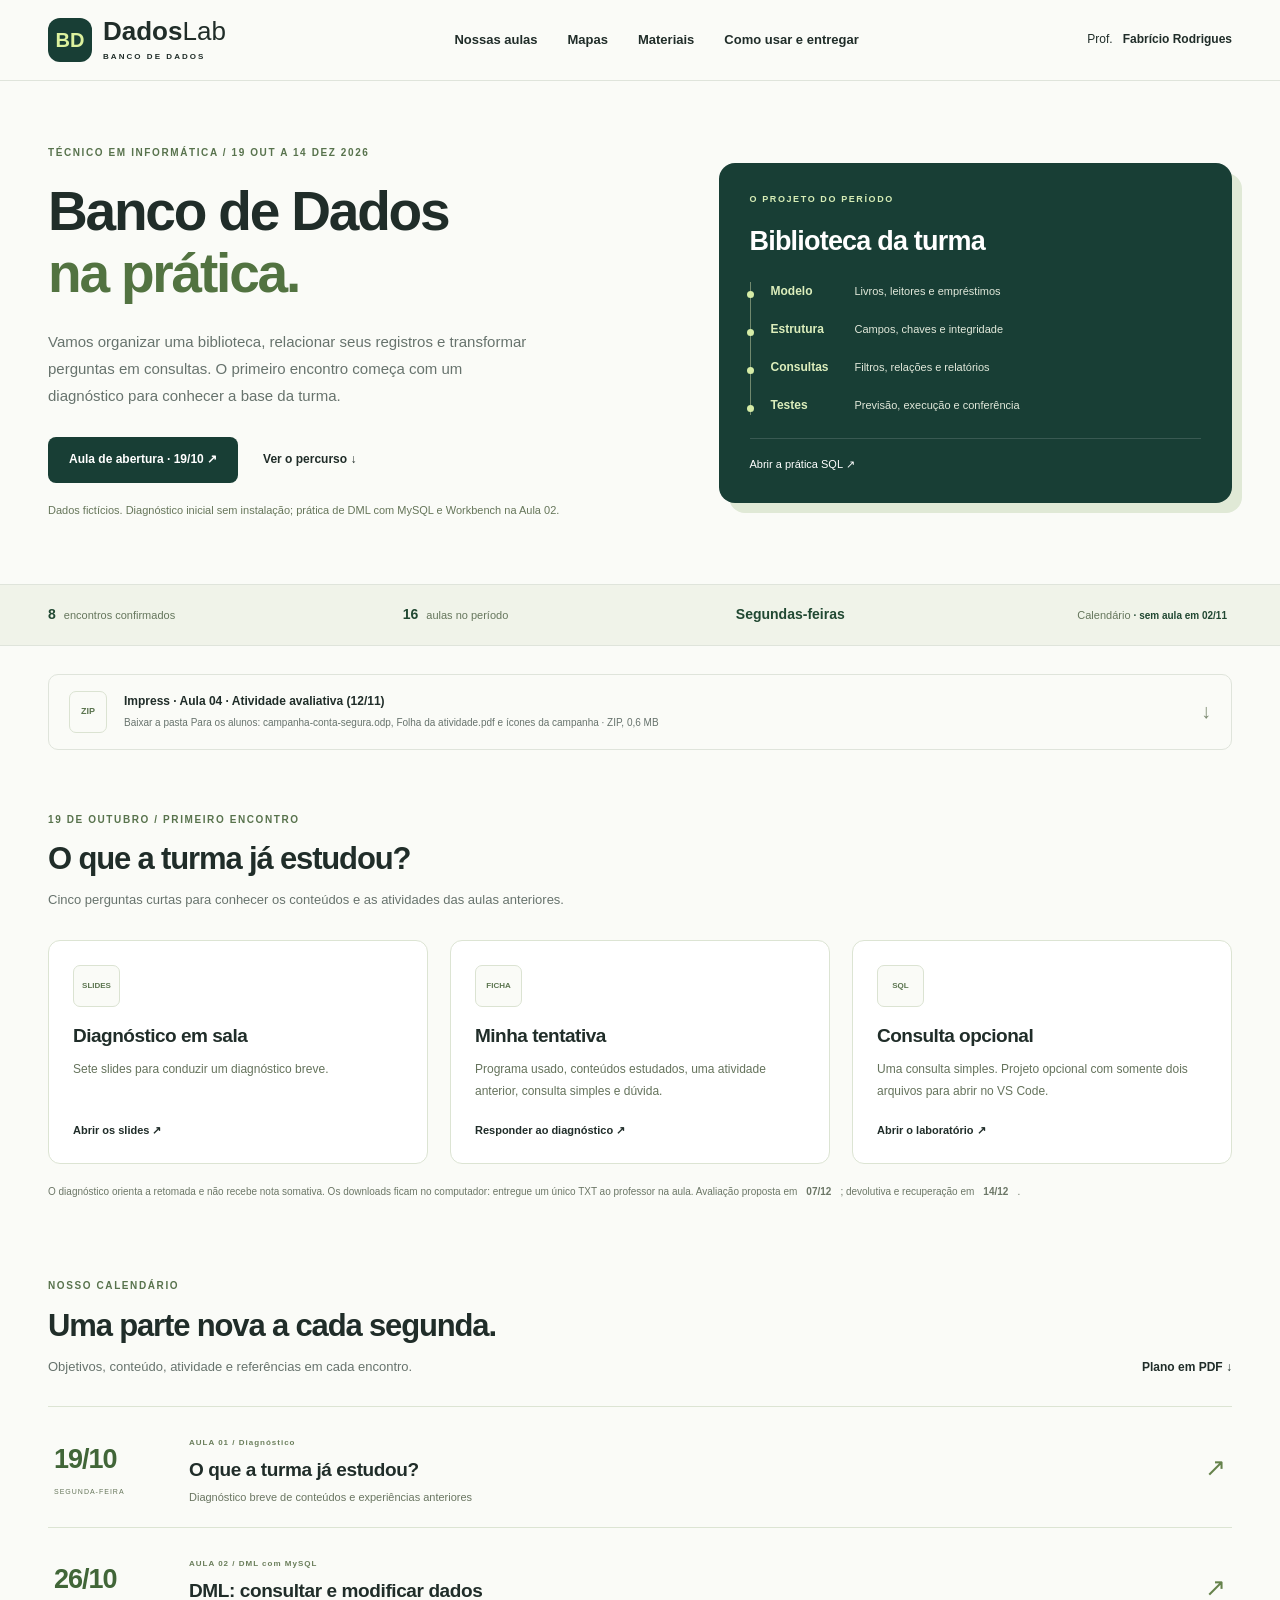
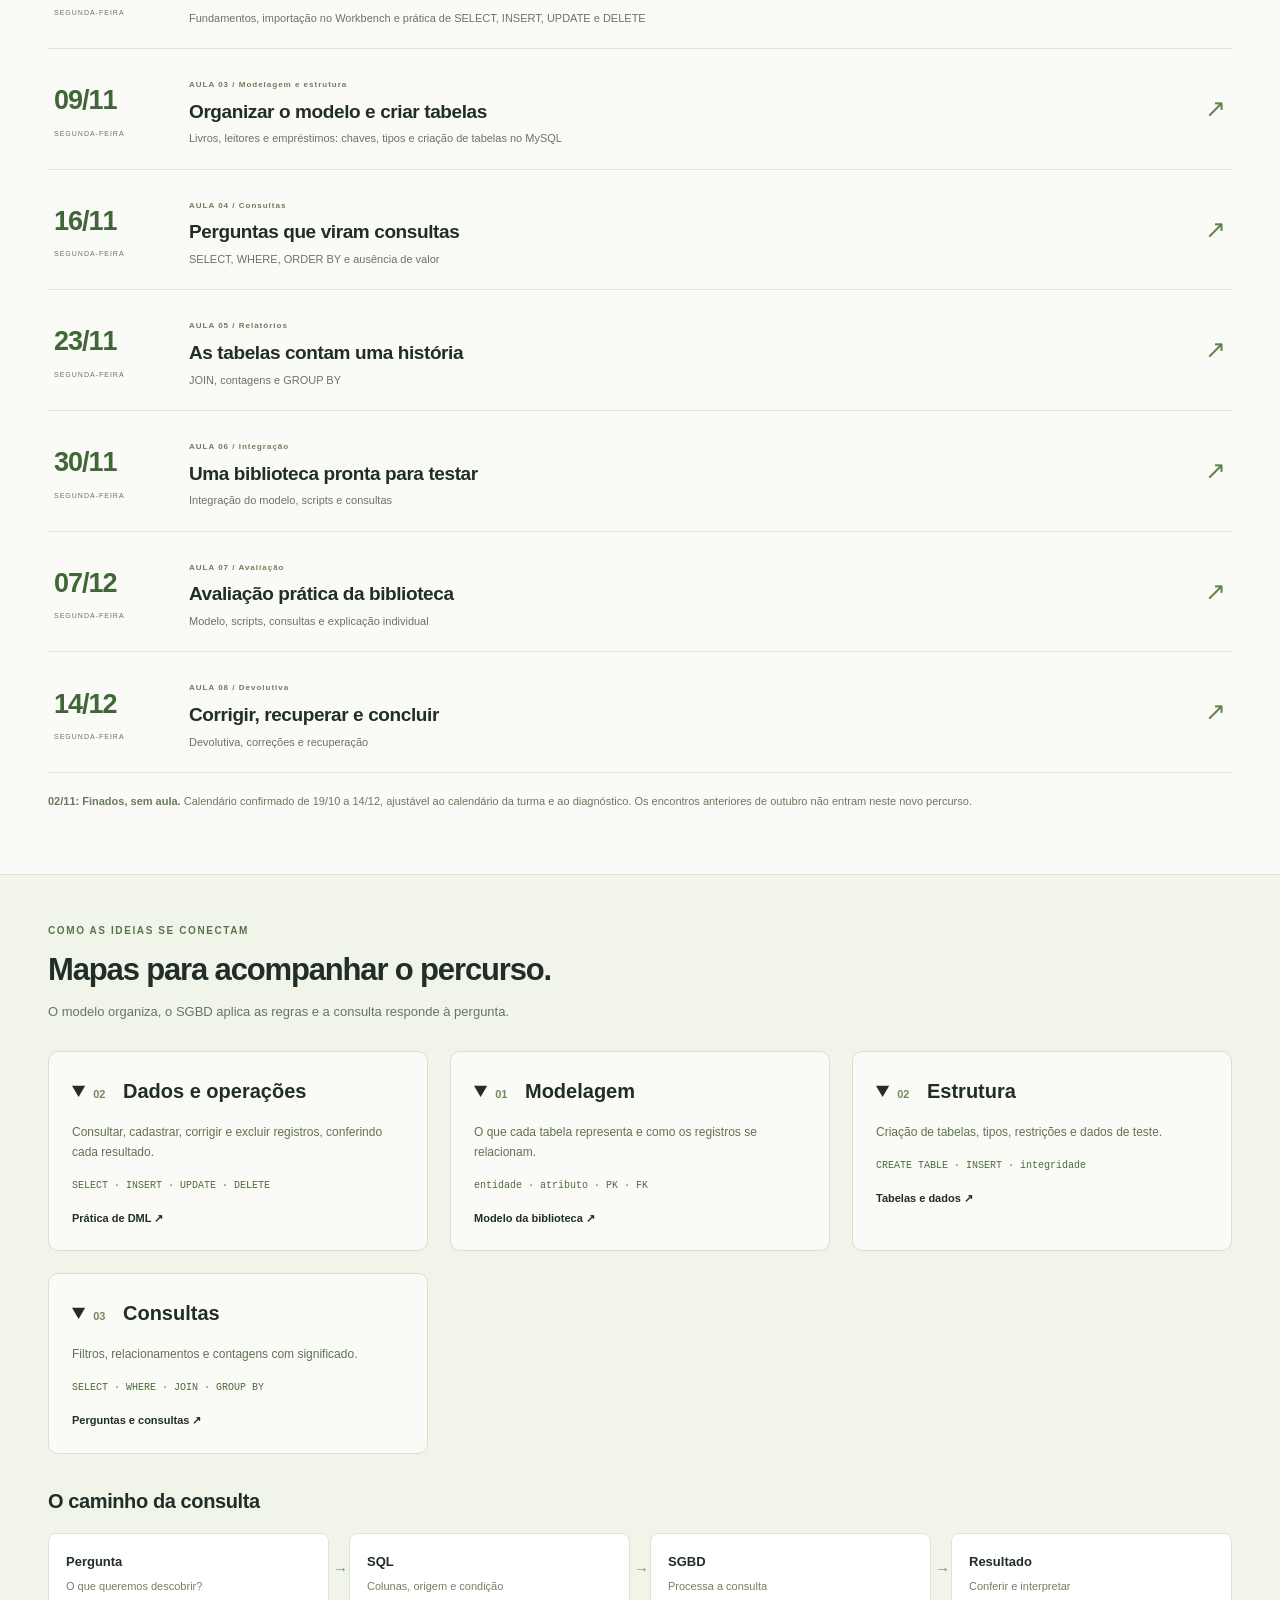
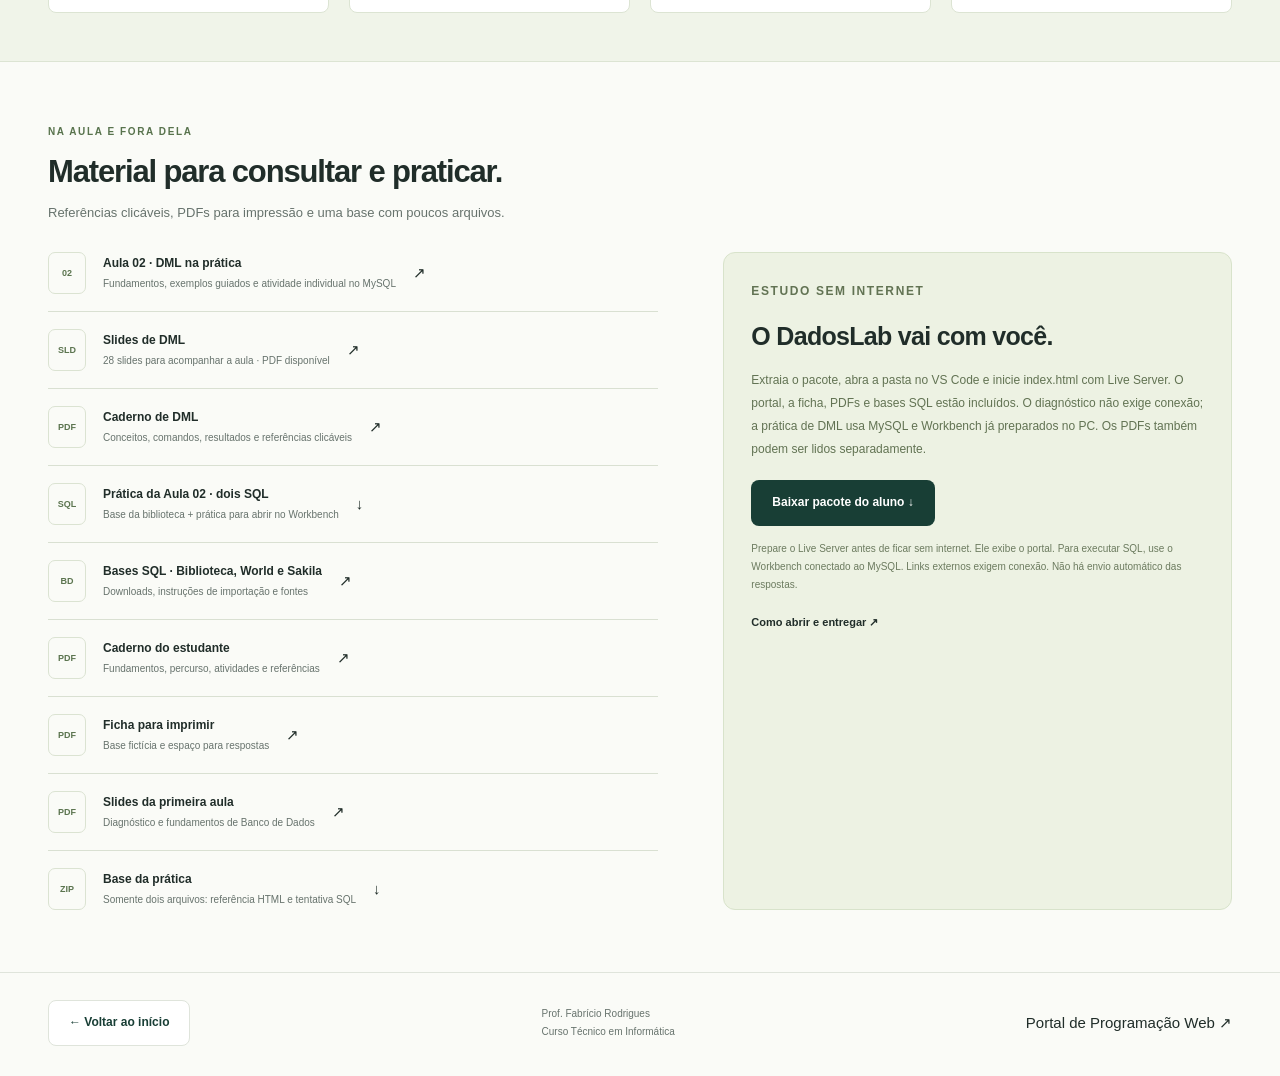
<file: index.html>
<!doctype html>
<html lang="pt-BR">
  <head>
    <meta charset="utf-8">
    <meta name="viewport" content="width=device-width, initial-scale=1">
    <meta name="theme-color" content="#183e35">
    <title>Banco de Dados · DadosLab · Prof. Fabrício Rodrigues</title>
    <meta name="description" content="Banco de Dados no curso técnico em Informática: diagnóstico, aulas às segundas, consultas e materiais para estudar.">
    <link rel="icon" href="favicon.svg">
    <link rel="stylesheet" href="styles.css">
    <script src="dados.js" defer></script>
    
    <script src="app.js" defer></script>
  </head>
  <body>
    <a class="skip" href="#conteudo">Pular para o conteúdo</a>
  <header class="site-header sub-header">
    <div class="wrap header-inner">
      <a class="brand" href="index.html" aria-label="DadosLab, início">
        <span class="brand-mark" aria-hidden="true">BD</span>
        <span>Dados<span class="brand-light">Lab</span><small>BANCO DE DADOS</small></span>
      </a>
      <nav aria-label="Menu principal">
        <a href="#encontros">Nossas aulas</a>
        <a href="#mapas">Mapas</a>
        <a href="#materiais">Materiais</a>
        <a href="guia.html">Como usar e entregar</a>
      </nav>
      <span class="teacher">Prof. <strong>Fabrício Rodrigues</strong></span>
    </div>
  </header>
    <main id="conteudo">
      <section class="wrap course-hero">
        <div>
          <p class="eyebrow">TÉCNICO EM INFORMÁTICA / 19 OUT A 14 DEZ 2026</p>
          <h1>Banco de Dados<br><em>na prática.</em></h1>
          <p class="hero-description">Vamos organizar uma biblioteca, relacionar seus registros e transformar perguntas em consultas. O primeiro encontro começa com um diagnóstico para conhecer a base da turma.</p>
          <div class="hero-actions">
            <a class="button primary" href="aulas.html?id=aula-01">Aula de abertura · 19/10 ↗</a>
            <a class="text-link" href="#encontros">Ver o percurso ↓</a>
          </div>
          <p class="course-caption">Dados fictícios. Diagnóstico inicial sem instalação; prática de DML com MySQL e Workbench na Aula 02.</p>
        </div>
        <aside class="hero-map">
          <p class="eyebrow">O PROJETO DO PERÍODO</p>
          <h2>Biblioteca da turma</h2>
          <ol>
            <li><strong>Modelo</strong><span>Livros, leitores e empréstimos</span></li>
            <li><strong>Estrutura</strong><span>Campos, chaves e integridade</span></li>
            <li><strong>Consultas</strong><span>Filtros, relações e relatórios</span></li>
            <li><strong>Testes</strong><span>Previsão, execução e conferência</span></li>
          </ol>
          <a href="laboratorio.html">Abrir a prática SQL ↗</a>
        </aside>
      </section>
      <div class="course-strip"><div class="wrap period-stats">
        <span><strong>8</strong> encontros confirmados</span>
        <span><strong>16</strong> aulas no período</span>
        <span><strong>Segundas-feiras</strong></span>
        <span>Calendário <strong>· sem aula em 02/11</strong></span>
      </div></div>
      <section class="wrap download-only" aria-label="Download da atividade de Impress">
        <a class="resource" href="Impress-Aula04-Atividade-Avaliativa.zip" download><span class="resource-icon">ZIP</span><span><strong>Impress · Aula 04 · Atividade avaliativa (12/11)</strong><small>Baixar a pasta Para os alunos: campanha-conta-segura.odp, Folha da atividade.pdf e ícones da campanha · ZIP, 0,6 MB</small></span><span class="resource-arrow">↓</span></a>
      </section>
      <section class="wrap section">
        <div class="section-heading"><div>
          <p class="eyebrow">19 DE OUTUBRO / PRIMEIRO ENCONTRO</p>
          <h2>O que a turma já estudou?</h2>
          <p>Cinco perguntas curtas para conhecer os conteúdos e as atividades das aulas anteriores.</p>
        </div></div>
        <div class="opening-grid">
          <a class="opening-card" href="slides.html"><span class="resource-icon">SLIDES</span><h3>Diagnóstico em sala</h3><p>Sete slides para conduzir um diagnóstico breve.</p><span class="text-link">Abrir os slides ↗</span></a>
          <a class="opening-card" href="diagnostico.html"><span class="resource-icon">FICHA</span><h3>Minha tentativa</h3><p>Programa usado, conteúdos estudados, uma atividade anterior, consulta simples e dúvida.</p><span class="text-link">Responder ao diagnóstico ↗</span></a>
          <a class="opening-card" href="laboratorio.html"><span class="resource-icon">SQL</span><h3>Consulta opcional</h3><p>Uma consulta simples. Projeto opcional com somente dois arquivos para abrir no VS Code.</p><span class="text-link">Abrir o laboratório ↗</span></a>
        </div>
        <p class="proposal-note">O diagnóstico orienta a retomada e não recebe nota somativa. Os downloads ficam no computador: entregue um único TXT ao professor na aula. Avaliação proposta em <strong>07/12</strong>; devolutiva e recuperação em <strong>14/12</strong>.</p>
      </section>
      <section id="encontros" class="wrap section calendar-section">
        <div class="section-heading"><div><p class="eyebrow">NOSSO CALENDÁRIO</p><h2>Uma parte nova a cada segunda.</h2><p>Objetivos, conteúdo, atividade e referências em cada encontro.</p></div><a class="text-link" href="Plano-do-Periodo-BD.pdf">Plano em PDF ↓</a></div>
        <div id="db-lessons" class="course-lessons"></div>
        <p class="calendar-note"><strong>02/11: Finados, sem aula.</strong> Calendário confirmado de 19/10 a 14/12, ajustável ao calendário da turma e ao diagnóstico. Os encontros anteriores de outubro não entram neste novo percurso.</p>
      </section>
      <section id="mapas" class="maps-section"><div class="wrap">
        <div class="section-heading"><div><p class="eyebrow">COMO AS IDEIAS SE CONECTAM</p><h2>Mapas para acompanhar o percurso.</h2><p>O modelo organiza, o SGBD aplica as regras e a consulta responde à pergunta.</p></div></div>
        <div class="knowledge-map"><details open><summary><span>02</span> Dados e operações</summary><p>Consultar, cadastrar, corrigir e excluir registros, conferindo cada resultado.</p><code>SELECT · INSERT · UPDATE · DELETE</code><a href="aulas.html?id=aula-02">Prática de DML ↗</a></details>
          <details open><summary><span>01</span> Modelagem</summary><p>O que cada tabela representa e como os registros se relacionam.</p><code>entidade · atributo · PK · FK</code><a href="aulas.html?id=aula-03">Modelo da biblioteca ↗</a></details>
          <details open><summary><span>02</span> Estrutura</summary><p>Criação de tabelas, tipos, restrições e dados de teste.</p><code>CREATE TABLE · INSERT · integridade</code><a href="aulas.html?id=aula-03">Tabelas e dados ↗</a></details>
          <details open><summary><span>03</span> Consultas</summary><p>Filtros, relacionamentos e contagens com significado.</p><code>SELECT · WHERE · JOIN · GROUP BY</code><a href="aulas.html?id=aula-04">Perguntas e consultas ↗</a></details>
        </div>
        <h3 class="flow-heading">O caminho da consulta</h3>
        <ol class="data-flow"><li><strong>Pergunta</strong><span>O que queremos descobrir?</span></li><li><strong>SQL</strong><span>Colunas, origem e condição</span></li><li><strong>SGBD</strong><span>Processa a consulta</span></li><li><strong>Resultado</strong><span>Conferir e interpretar</span></li></ol>
      </div></section>
      <section id="materiais" class="wrap section">
        <div class="section-heading"><div><p class="eyebrow">NA AULA E FORA DELA</p><h2>Material para consultar e praticar.</h2><p>Referências clicáveis, PDFs para impressão e uma base com poucos arquivos.</p></div></div>
        <div class="materials-two"><div class="resource-list">
          <a class="resource" href="aulas.html?id=aula-02"><span class="resource-icon">02</span><span><strong>Aula 02 · DML na prática</strong><small>Fundamentos, exemplos guiados e atividade individual no MySQL</small></span><span>↗</span></a>
          <a class="resource" href="slides-dml.html"><span class="resource-icon">SLD</span><span><strong>Slides de DML</strong><small>28 slides para acompanhar a aula · PDF disponível</small></span><span>↗</span></a>
          <a class="resource" href="Caderno-Aula-02-DML.pdf"><span class="resource-icon">PDF</span><span><strong>Caderno de DML</strong><small>Conceitos, comandos, resultados e referências clicáveis</small></span><span>↗</span></a>
          <a class="resource" href="Aula-02-DML-Pratica.zip" download><span class="resource-icon">SQL</span><span><strong>Prática da Aula 02 · dois SQL</strong><small>Base da biblioteca + prática para abrir no Workbench</small></span><span>↓</span></a>
          <a class="resource" href="bases.html"><span class="resource-icon">BD</span><span><strong>Bases SQL · Biblioteca, World e Sakila</strong><small>Downloads, instruções de importação e fontes</small></span><span>↗</span></a>

          <a class="resource" href="Caderno-do-Estudante-BD.pdf"><span class="resource-icon">PDF</span><span><strong>Caderno do estudante</strong><small>Fundamentos, percurso, atividades e referências</small></span><span>↗</span></a>
          <a class="resource" href="Ficha-Diagnostico-BD.pdf"><span class="resource-icon">PDF</span><span><strong>Ficha para imprimir</strong><small>Base fictícia e espaço para respostas</small></span><span>↗</span></a>
          <a class="resource" href="Slides-Aula-01-BD.pdf"><span class="resource-icon">PDF</span><span><strong>Slides da primeira aula</strong><small>Diagnóstico e fundamentos de Banco de Dados</small></span><span>↗</span></a>
          <a class="resource" href="Pratica-Banco-de-Dados.zip" download><span class="resource-icon">ZIP</span><span><strong>Base da prática</strong><small>Somente dois arquivos: referência HTML e tentativa SQL</small></span><span>↓</span></a>
        </div><div class="offline-card"><p class="eyebrow">ESTUDO SEM INTERNET</p><h3>O DadosLab vai com você.</h3><p>Extraia o pacote, abra a pasta no VS Code e inicie index.html com Live Server. O portal, a ficha, PDFs e bases SQL estão incluídos. O diagnóstico não exige conexão; a prática de DML usa MySQL e Workbench já preparados no PC. Os PDFs também podem ser lidos separadamente.</p><a id="offline-download" class="button primary" href="DadosLab-Aluno-Offline.zip" download>Baixar pacote do aluno ↓</a><small>Prepare o Live Server antes de ficar sem internet. Ele exibe o portal. Para executar SQL, use o Workbench conectado ao MySQL. Links externos exigem conexão. Não há envio automático das respostas.</small><a class="text-link" href="guia.html">Como abrir e entregar ↗</a></div></div>
      </section>
    </main>
    <footer class="site-footer">
      <div class="wrap footer-inner">
        <a class="button secondary" href="index.html">← Voltar ao início</a>
        <p>Prof. Fabrício Rodrigues<br>Curso Técnico em Informática</p>
        <a href="https://fabricio-rodrigues-ifpa.github.io/programacao-web/">Portal de Programação Web ↗</a>
      </div>
    </footer>
  </body>
</html>
</file>
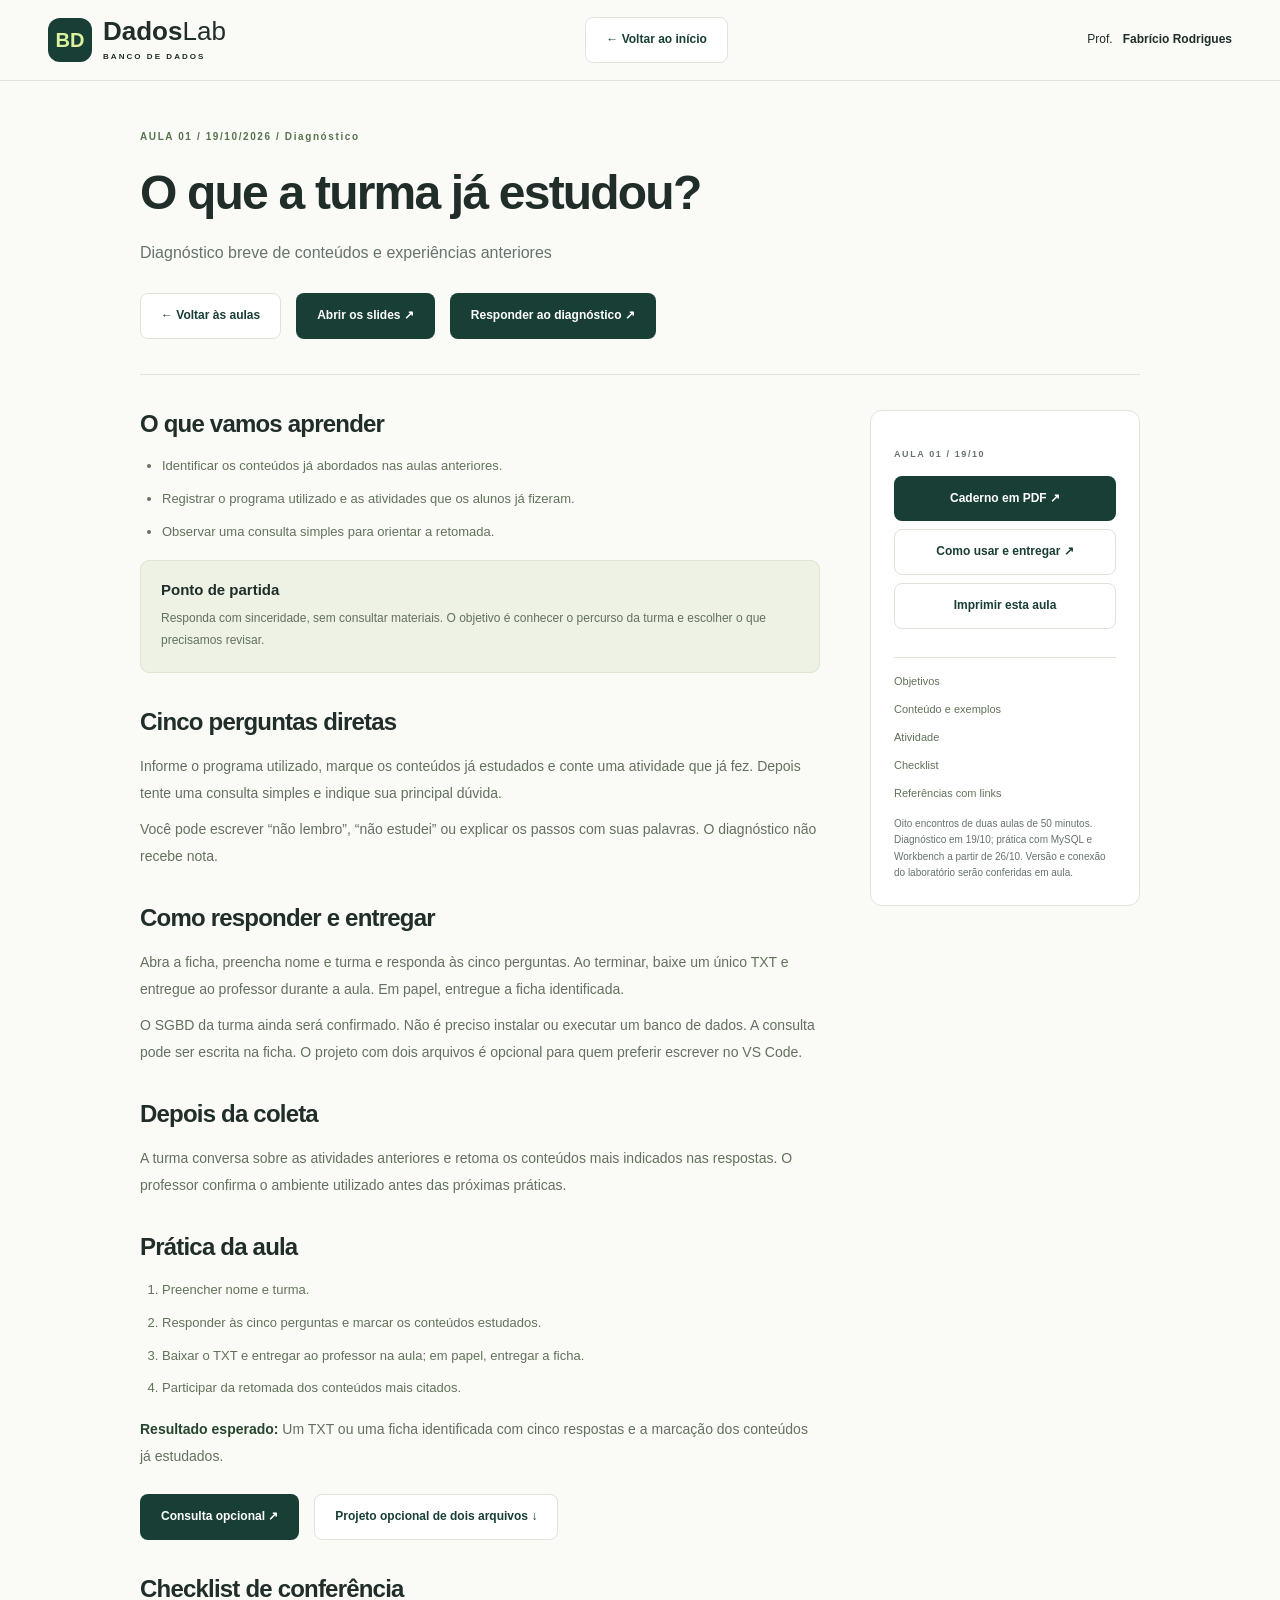
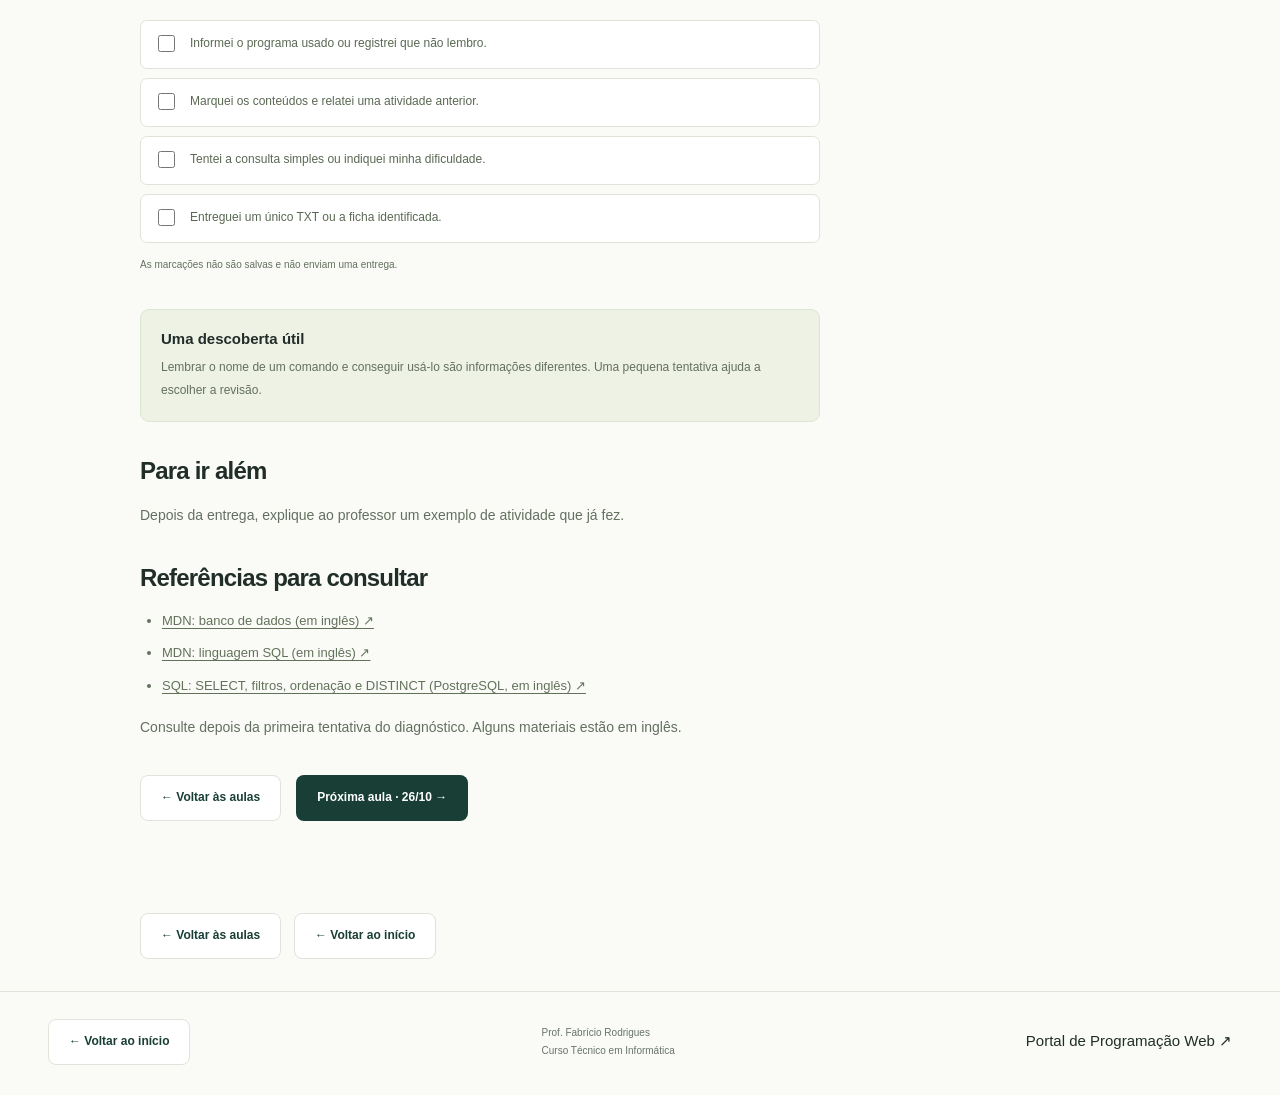
<file: aulas.html>
<!doctype html>
<html lang="pt-BR">
  <head>
    <meta charset="utf-8">
    <meta name="viewport" content="width=device-width, initial-scale=1">
    <meta name="theme-color" content="#183e35">
    <title>Aulas do período · DadosLab · Prof. Fabrício Rodrigues</title>
    <meta name="description" content="Banco de Dados no curso técnico em Informática: diagnóstico, aulas às segundas, consultas e materiais para estudar.">
    <link rel="icon" href="favicon.svg">
    <link rel="stylesheet" href="styles.css">
    <script src="dados.js" defer></script>
    
    <script src="app.js" defer></script>
  </head>
  <body>
    <a class="skip" href="#conteudo">Pular para o conteúdo</a>
  <header class="site-header sub-header">
    <div class="wrap header-inner">
      <a class="brand" href="index.html" aria-label="DadosLab, início">
        <span class="brand-mark" aria-hidden="true">BD</span>
        <span>Dados<span class="brand-light">Lab</span><small>BANCO DE DADOS</small></span>
      </a>
      <a class="button secondary" href="index.html">← Voltar ao início</a>
      <span class="teacher">Prof. <strong>Fabrício Rodrigues</strong></span>
    </div>
  </header>
    <main id="conteudo" class="detail-wrap">
      <div id="db-lesson"><p>Carregando a aula…</p></div>
      <noscript>Consulte o caderno em PDF ou ative o JavaScript.</noscript>
      <nav class="return-nav" aria-label="Voltar"><a class="button secondary" href="index.html#encontros">← Voltar às aulas</a><a class="button secondary" href="index.html">← Voltar ao início</a></nav>
    </main>
    <footer class="site-footer">
      <div class="wrap footer-inner">
        <a class="button secondary" href="index.html">← Voltar ao início</a>
        <p>Prof. Fabrício Rodrigues<br>Curso Técnico em Informática</p>
        <a href="https://fabricio-rodrigues-ifpa.github.io/programacao-web/">Portal de Programação Web ↗</a>
      </div>
    </footer>
  </body>
</html>
</file>
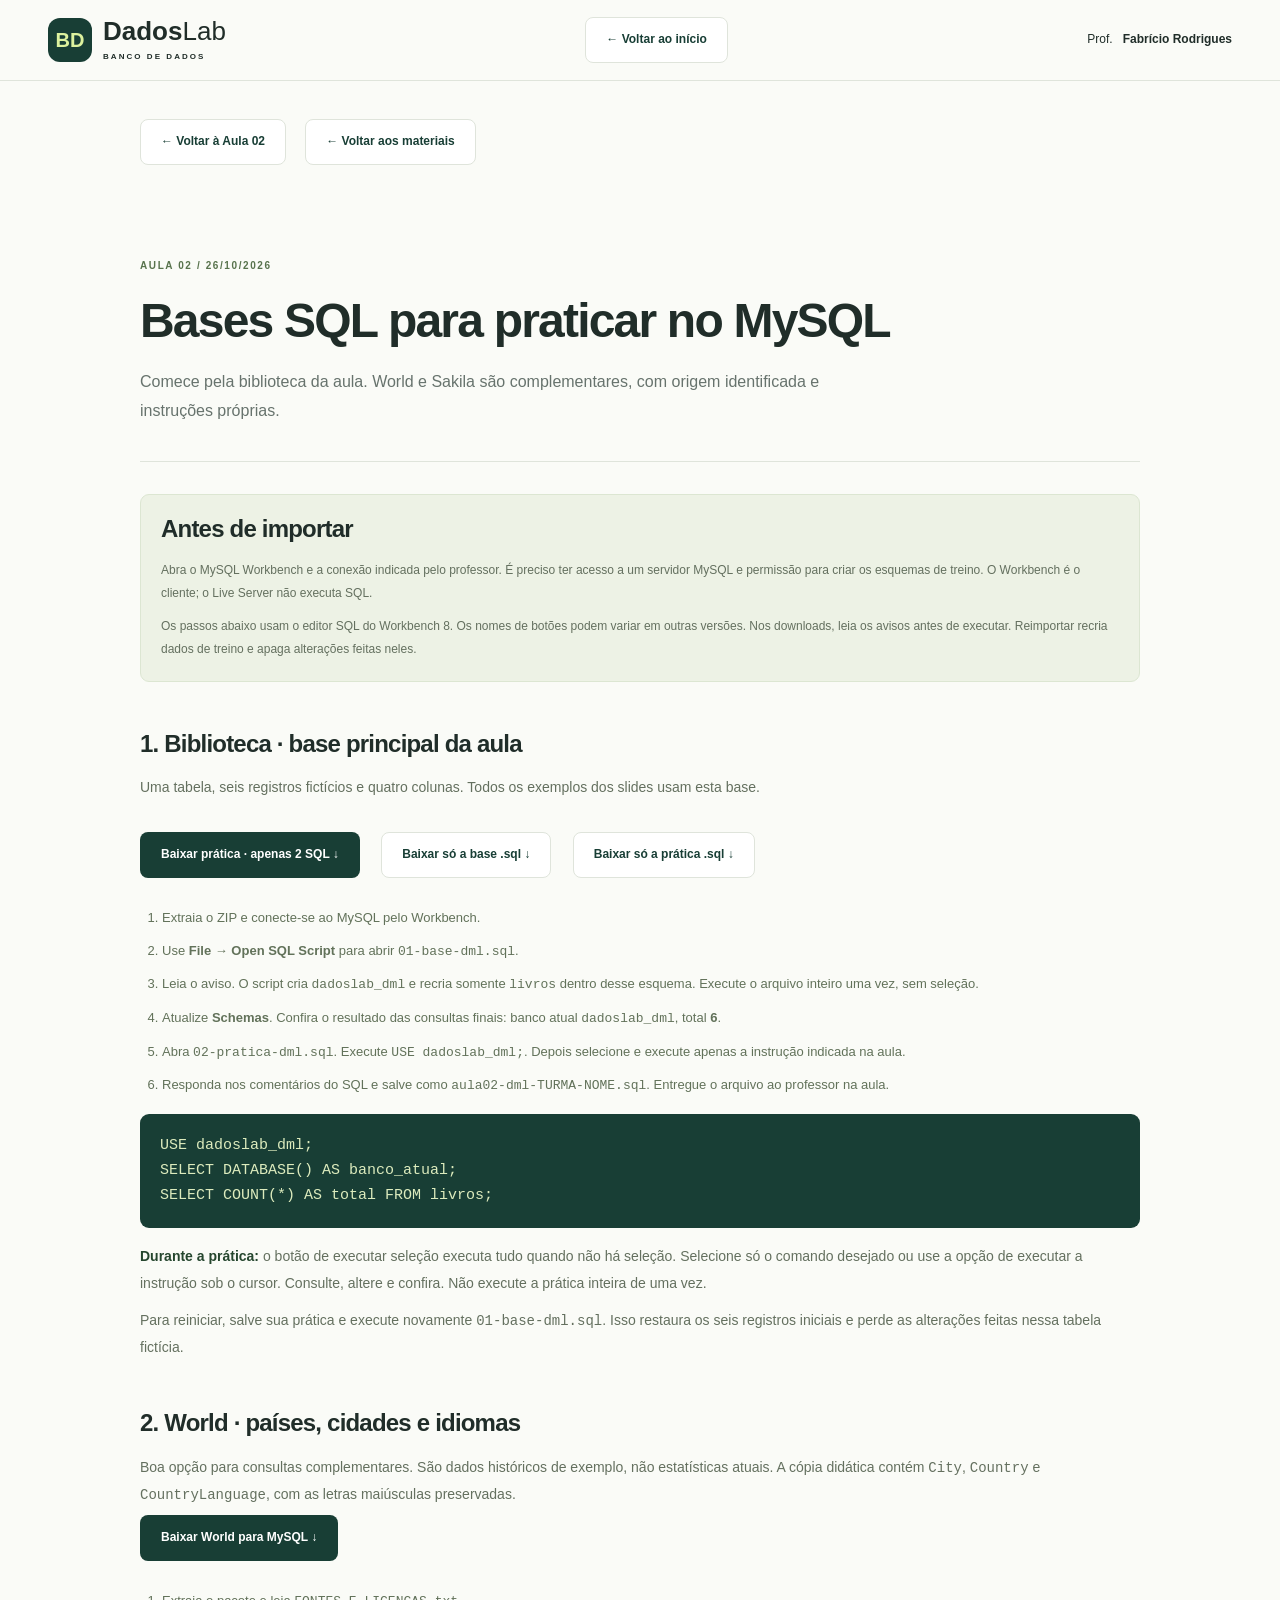
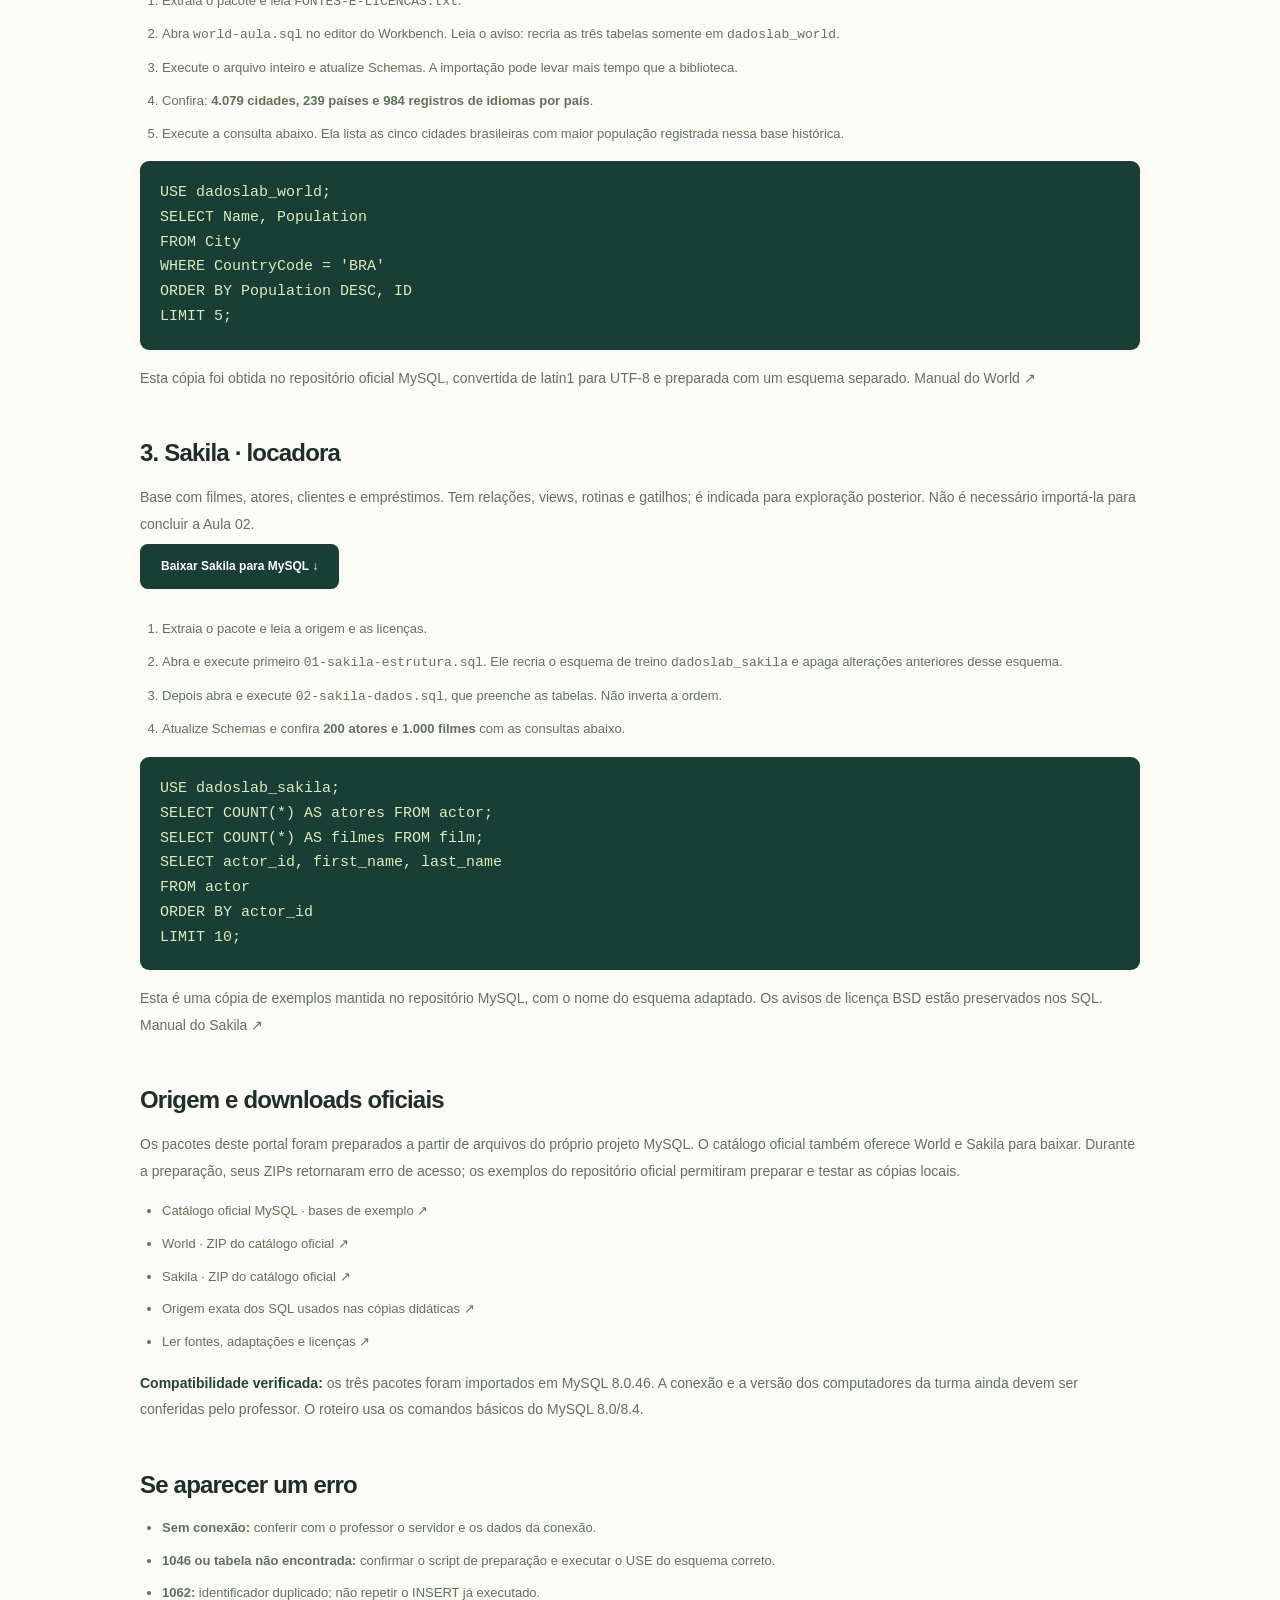
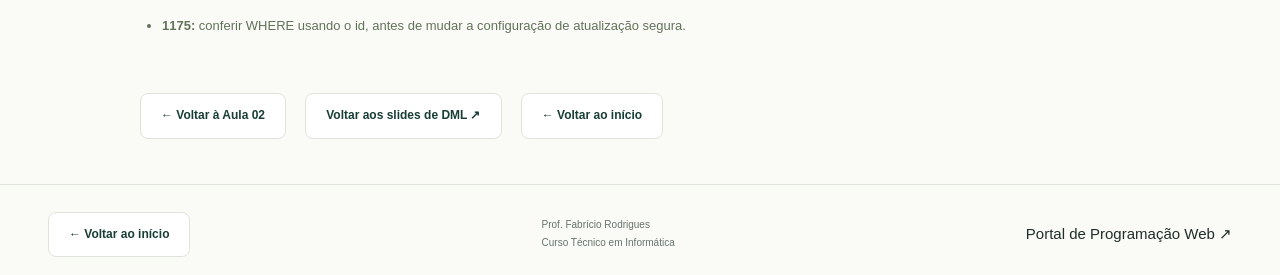
<file: bases.html>
<!doctype html>
<html lang="pt-BR">
  <head>
    <meta charset="utf-8">
    <meta name="viewport" content="width=device-width, initial-scale=1">
    <meta name="theme-color" content="#183e35">
    <title>Bases SQL para MySQL · DadosLab · Prof. Fabrício Rodrigues</title>
    <meta name="description" content="Banco de Dados no curso técnico em Informática: diagnóstico, aulas às segundas, consultas e materiais para estudar.">
    <link rel="icon" href="favicon.svg">
    <link rel="stylesheet" href="styles.css">
    <script src="dados.js" defer></script>
    
    <script src="app.js" defer></script>
  </head>
  <body>
    <a class="skip" href="#conteudo">Pular para o conteúdo</a>
  <header class="site-header sub-header">
    <div class="wrap header-inner">
      <a class="brand" href="index.html" aria-label="DadosLab, início">
        <span class="brand-mark" aria-hidden="true">BD</span>
        <span>Dados<span class="brand-light">Lab</span><small>BANCO DE DADOS</small></span>
      </a>
      <a class="button secondary" href="index.html">← Voltar ao início</a>
      <span class="teacher">Prof. <strong>Fabrício Rodrigues</strong></span>
    </div>
  </header>
    <main id="conteudo" class="detail-wrap bases-page">
      <nav class="return-nav"><a class="button secondary" href="aulas.html?id=aula-02">← Voltar à Aula 02</a><a class="button secondary" href="index.html#materiais">← Voltar aos materiais</a></nav>
      <header class="detail-hero"><p class="eyebrow">AULA 02 / 26/10/2026</p><h1>Bases SQL para praticar no MySQL</h1><p class="lead">Comece pela biblioteca da aula. World e Sakila são complementares, com origem identificada e instruções próprias.</p></header>
      <article class="lesson-content">
        <section class="soft-box"><h2>Antes de importar</h2><p>Abra o MySQL Workbench e a conexão indicada pelo professor. É preciso ter acesso a um servidor MySQL e permissão para criar os esquemas de treino. O Workbench é o cliente; o Live Server não executa SQL.</p><p>Os passos abaixo usam o editor SQL do Workbench 8. Os nomes de botões podem variar em outras versões. Nos downloads, leia os avisos antes de executar. Reimportar recria dados de treino e apaga alterações feitas neles.</p></section>
        <section id="biblioteca"><h2>1. Biblioteca · base principal da aula</h2><p>Uma tabela, seis registros fictícios e quatro colunas. Todos os exemplos dos slides usam esta base.</p>
          <div class="detail-actions"><a class="button primary" href="Aula-02-DML-Pratica.zip" download>Baixar prática · apenas 2 SQL ↓</a><a class="button secondary" href="01-base-dml.sql" download>Baixar só a base .sql ↓</a><a class="button secondary" href="02-pratica-dml.sql" download>Baixar só a prática .sql ↓</a></div>
          <ol><li>Extraia o ZIP e conecte-se ao MySQL pelo Workbench.</li><li>Use <strong>File → Open SQL Script</strong> para abrir <code>01-base-dml.sql</code>.</li><li>Leia o aviso. O script cria <code>dadoslab_dml</code> e recria somente <code>livros</code> dentro desse esquema. Execute o arquivo inteiro uma vez, sem seleção.</li><li>Atualize <strong>Schemas</strong>. Confira o resultado das consultas finais: banco atual <code>dadoslab_dml</code>, total <strong>6</strong>.</li><li>Abra <code>02-pratica-dml.sql</code>. Execute <code>USE dadoslab_dml;</code>. Depois selecione e execute apenas a instrução indicada na aula.</li><li>Responda nos comentários do SQL e salve como <code>aula02-dml-TURMA-NOME.sql</code>. Entregue o arquivo ao professor na aula.</li></ol>
          <pre><code>USE dadoslab_dml;
SELECT DATABASE() AS banco_atual;
SELECT COUNT(*) AS total FROM livros;</code></pre>
          <p><strong>Durante a prática:</strong> o botão de executar seleção executa tudo quando não há seleção. Selecione só o comando desejado ou use a opção de executar a instrução sob o cursor. Consulte, altere e confira. Não execute a prática inteira de uma vez.</p>
          <p>Para reiniciar, salve sua prática e execute novamente <code>01-base-dml.sql</code>. Isso restaura os seis registros iniciais e perde as alterações feitas nessa tabela fictícia.</p>
        </section>
        <section id="world"><h2>2. World · países, cidades e idiomas</h2><p>Boa opção para consultas complementares. São dados históricos de exemplo, não estatísticas atuais. A cópia didática contém <code>City</code>, <code>Country</code> e <code>CountryLanguage</code>, com as letras maiúsculas preservadas.</p>
          <a class="button primary" href="World-MySQL-DadosLab.zip" download>Baixar World para MySQL ↓</a>
          <ol><li>Extraia o pacote e leia <code>FONTES-E-LICENCAS.txt</code>.</li><li>Abra <code>world-aula.sql</code> no editor do Workbench. Leia o aviso: recria as três tabelas somente em <code>dadoslab_world</code>.</li><li>Execute o arquivo inteiro e atualize Schemas. A importação pode levar mais tempo que a biblioteca.</li><li>Confira: <strong>4.079 cidades, 239 países e 984 registros de idiomas por país</strong>.</li><li>Execute a consulta abaixo. Ela lista as cinco cidades brasileiras com maior população registrada nessa base histórica.</li></ol>
          <pre><code>USE dadoslab_world;
SELECT Name, Population
FROM City
WHERE CountryCode = 'BRA'
ORDER BY Population DESC, ID
LIMIT 5;</code></pre>
          <p>Esta cópia foi obtida no repositório oficial MySQL, convertida de latin1 para UTF-8 e preparada com um esquema separado. <a href="https://dev.mysql.com/doc/world-setup/en/world-setup-installation.html" target="_blank" rel="noopener">Manual do World ↗</a></p>
        </section>
        <section id="sakila"><h2>3. Sakila · locadora</h2><p>Base com filmes, atores, clientes e empréstimos. Tem relações, views, rotinas e gatilhos; é indicada para exploração posterior. Não é necessário importá-la para concluir a Aula 02.</p>
          <a class="button primary" href="Sakila-MySQL-DadosLab.zip" download>Baixar Sakila para MySQL ↓</a>
          <ol><li>Extraia o pacote e leia a origem e as licenças.</li><li>Abra e execute primeiro <code>01-sakila-estrutura.sql</code>. Ele recria o esquema de treino <code>dadoslab_sakila</code> e apaga alterações anteriores desse esquema.</li><li>Depois abra e execute <code>02-sakila-dados.sql</code>, que preenche as tabelas. Não inverta a ordem.</li><li>Atualize Schemas e confira <strong>200 atores e 1.000 filmes</strong> com as consultas abaixo.</li></ol>
          <pre><code>USE dadoslab_sakila;
SELECT COUNT(*) AS atores FROM actor;
SELECT COUNT(*) AS filmes FROM film;
SELECT actor_id, first_name, last_name
FROM actor
ORDER BY actor_id
LIMIT 10;</code></pre>
          <p>Esta é uma cópia de exemplos mantida no repositório MySQL, com o nome do esquema adaptado. Os avisos de licença BSD estão preservados nos SQL. <a href="https://dev.mysql.com/doc/sakila/en/sakila-installation.html" target="_blank" rel="noopener">Manual do Sakila ↗</a></p>
        </section>
        <section><h2>Origem e downloads oficiais</h2><p>Os pacotes deste portal foram preparados a partir de arquivos do próprio projeto MySQL. O catálogo oficial também oferece World e Sakila para baixar. Durante a preparação, seus ZIPs retornaram erro de acesso; os exemplos do repositório oficial permitiram preparar e testar as cópias locais.</p><ul>
          <li><a href="https://dev.mysql.com/doc/index-other.html" target="_blank" rel="noopener">Catálogo oficial MySQL · bases de exemplo ↗</a></li>
          <li><a href="https://downloads.mysql.com/docs/world-db.zip">World · ZIP do catálogo oficial ↗</a></li>
          <li><a href="https://downloads.mysql.com/docs/sakila-db.zip">Sakila · ZIP do catálogo oficial ↗</a></li>
          <li><a href="https://github.com/mysql/mysql-workbench/tree/dc3590dbfbee29c87e201d4ef53607e5deb0e4f9/testing/test-suite/data/db" target="_blank" rel="noopener">Origem exata dos SQL usados nas cópias didáticas ↗</a></li>
          <li><a href="FONTES-E-LICENCAS-BD.txt">Ler fontes, adaptações e licenças ↗</a></li></ul>
          <p><strong>Compatibilidade verificada:</strong> os três pacotes foram importados em MySQL 8.0.46. A conexão e a versão dos computadores da turma ainda devem ser conferidas pelo professor. O roteiro usa os comandos básicos do MySQL 8.0/8.4.</p>
        </section>
        <section><h2>Se aparecer um erro</h2><ul><li><strong>Sem conexão:</strong> conferir com o professor o servidor e os dados da conexão.</li><li><strong>1046 ou tabela não encontrada:</strong> confirmar o script de preparação e executar o USE do esquema correto.</li><li><strong>1062:</strong> identificador duplicado; não repetir o INSERT já executado.</li><li><strong>1175:</strong> conferir WHERE usando o id, antes de mudar a configuração de atualização segura.</li></ul></section>
      </article>
      <nav class="return-nav"><a class="button secondary" href="aulas.html?id=aula-02">← Voltar à Aula 02</a><a class="button secondary" href="slides-dml.html">Voltar aos slides de DML ↗</a><a class="button secondary" href="index.html">← Voltar ao início</a></nav>
    </main>
    <footer class="site-footer">
      <div class="wrap footer-inner">
        <a class="button secondary" href="index.html">← Voltar ao início</a>
        <p>Prof. Fabrício Rodrigues<br>Curso Técnico em Informática</p>
        <a href="https://fabricio-rodrigues-ifpa.github.io/programacao-web/">Portal de Programação Web ↗</a>
      </div>
    </footer>
  </body>
</html>
</file>
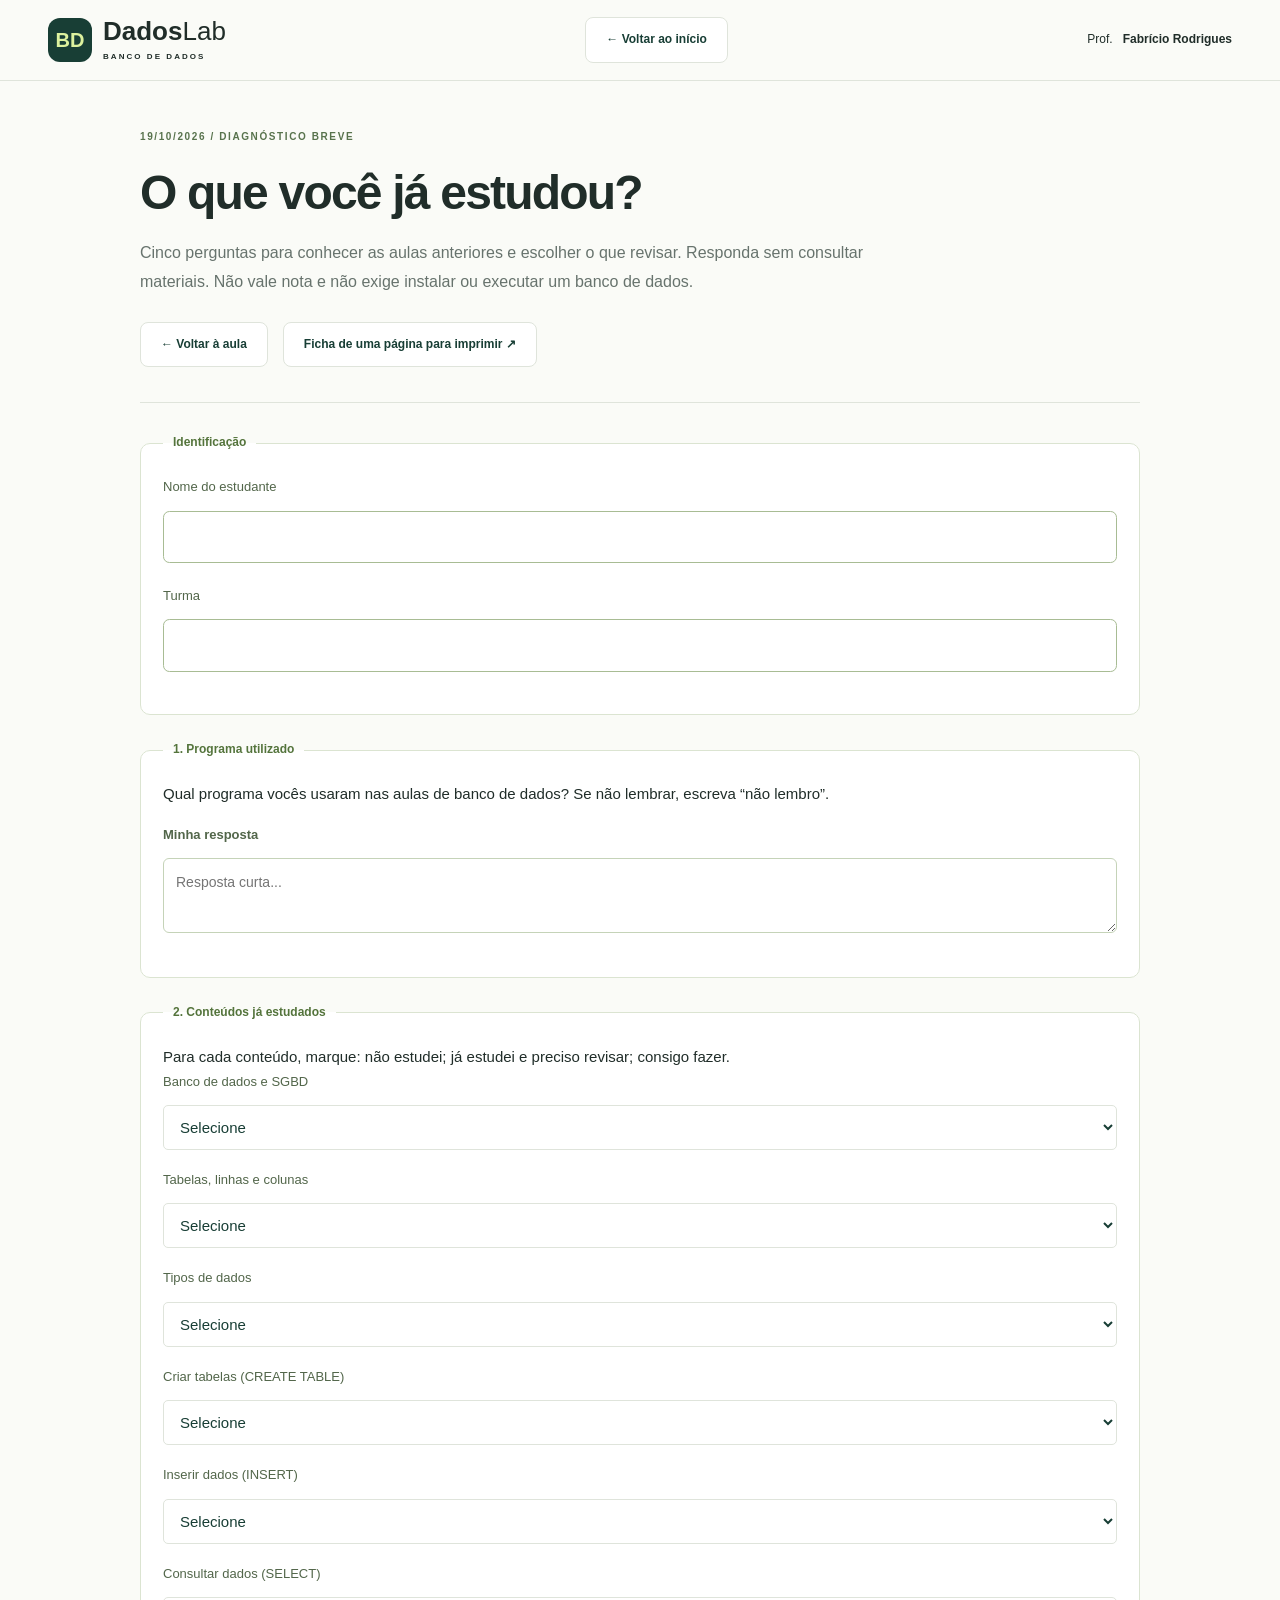
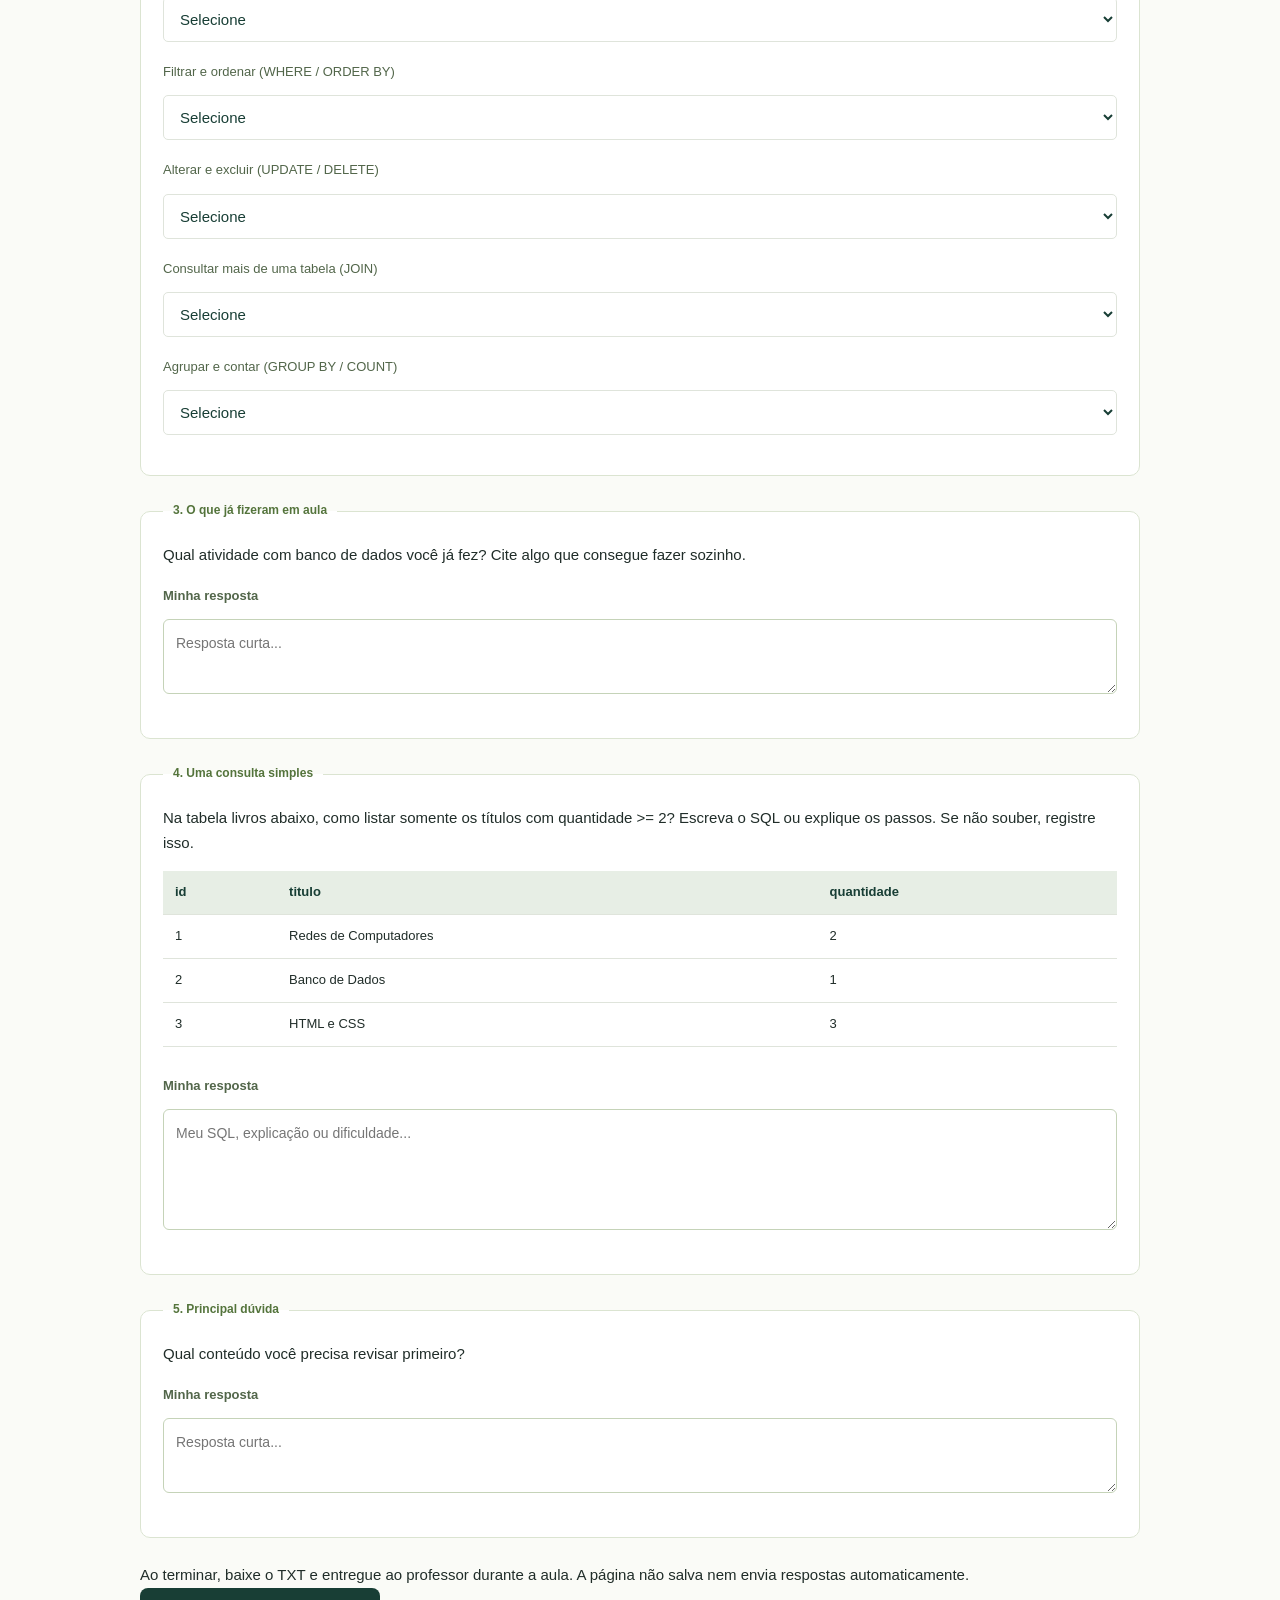
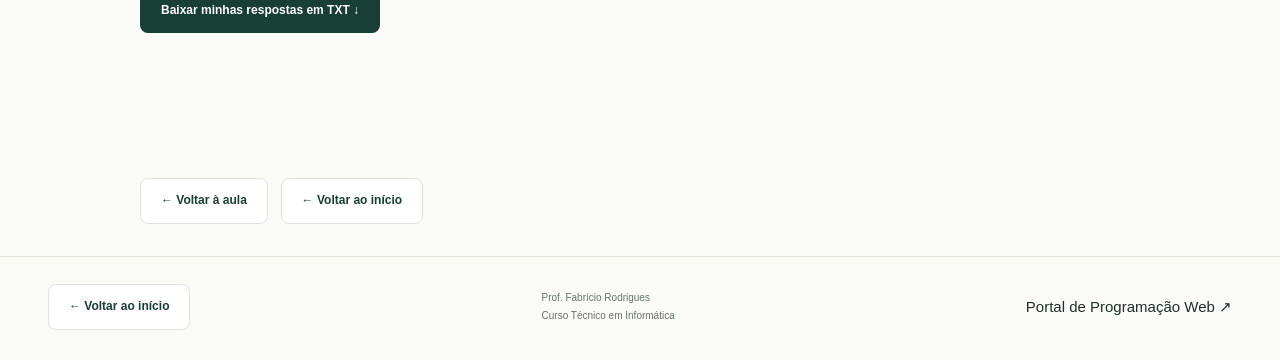
<file: diagnostico.html>
<!doctype html>
<html lang="pt-BR">
  <head>
    <meta charset="utf-8">
    <meta name="viewport" content="width=device-width, initial-scale=1">
    <meta name="theme-color" content="#183e35">
    <title>Diagnóstico breve · DadosLab · Prof. Fabrício Rodrigues</title>
    <meta name="description" content="Banco de Dados no curso técnico em Informática: diagnóstico, aulas às segundas, consultas e materiais para estudar.">
    <link rel="icon" href="favicon.svg">
    <link rel="stylesheet" href="styles.css">
    <script src="dados.js" defer></script>
    
    <script src="app.js" defer></script>
  </head>
  <body>
    <a class="skip" href="#conteudo">Pular para o conteúdo</a>
  <header class="site-header sub-header">
    <div class="wrap header-inner">
      <a class="brand" href="index.html" aria-label="DadosLab, início">
        <span class="brand-mark" aria-hidden="true">BD</span>
        <span>Dados<span class="brand-light">Lab</span><small>BANCO DE DADOS</small></span>
      </a>
      <a class="button secondary" href="index.html">← Voltar ao início</a>
      <span class="teacher">Prof. <strong>Fabrício Rodrigues</strong></span>
    </div>
  </header>
    <main id="conteudo" class="detail-wrap">
  <header class="detail-hero"><p class="eyebrow">19/10/2026 / DIAGNÓSTICO BREVE</p><h1>O que você já estudou?</h1><p class="lead">Cinco perguntas para conhecer as aulas anteriores e escolher o que revisar. Responda sem consultar materiais. Não vale nota e não exige instalar ou executar um banco de dados.</p><div class="detail-actions"><a class="button secondary" href="aulas.html?id=aula-01">← Voltar à aula</a><a class="button secondary" href="Ficha-Diagnostico-BD.pdf">Ficha de uma página para imprimir ↗</a></div></header>
  <form id="db-diagnostic" class="diagnostic-form">
    <fieldset class="diagnostic-question"><legend>Identificação</legend><label for="nome">Nome do estudante</label><input id="nome" name="nome" autocomplete="name" required><label for="turma">Turma</label><input id="turma" name="turma" required></fieldset>
    <div id="db-questions"></div>
    <p>Ao terminar, baixe o TXT e entregue ao professor durante a aula. A página não salva nem envia respostas automaticamente.</p><button class="button primary" type="submit">Baixar minhas respostas em TXT ↓</button><p id="diagnostic-status" class="db-status" role="status" aria-live="polite"></p>
  </form><nav class="return-nav"><a class="button secondary" href="aulas.html?id=aula-01">← Voltar à aula</a><a class="button secondary" href="index.html">← Voltar ao início</a></nav></main>
    <footer class="site-footer">
      <div class="wrap footer-inner">
        <a class="button secondary" href="index.html">← Voltar ao início</a>
        <p>Prof. Fabrício Rodrigues<br>Curso Técnico em Informática</p>
        <a href="https://fabricio-rodrigues-ifpa.github.io/programacao-web/">Portal de Programação Web ↗</a>
      </div>
    </footer>
  </body>
</html>
</file>
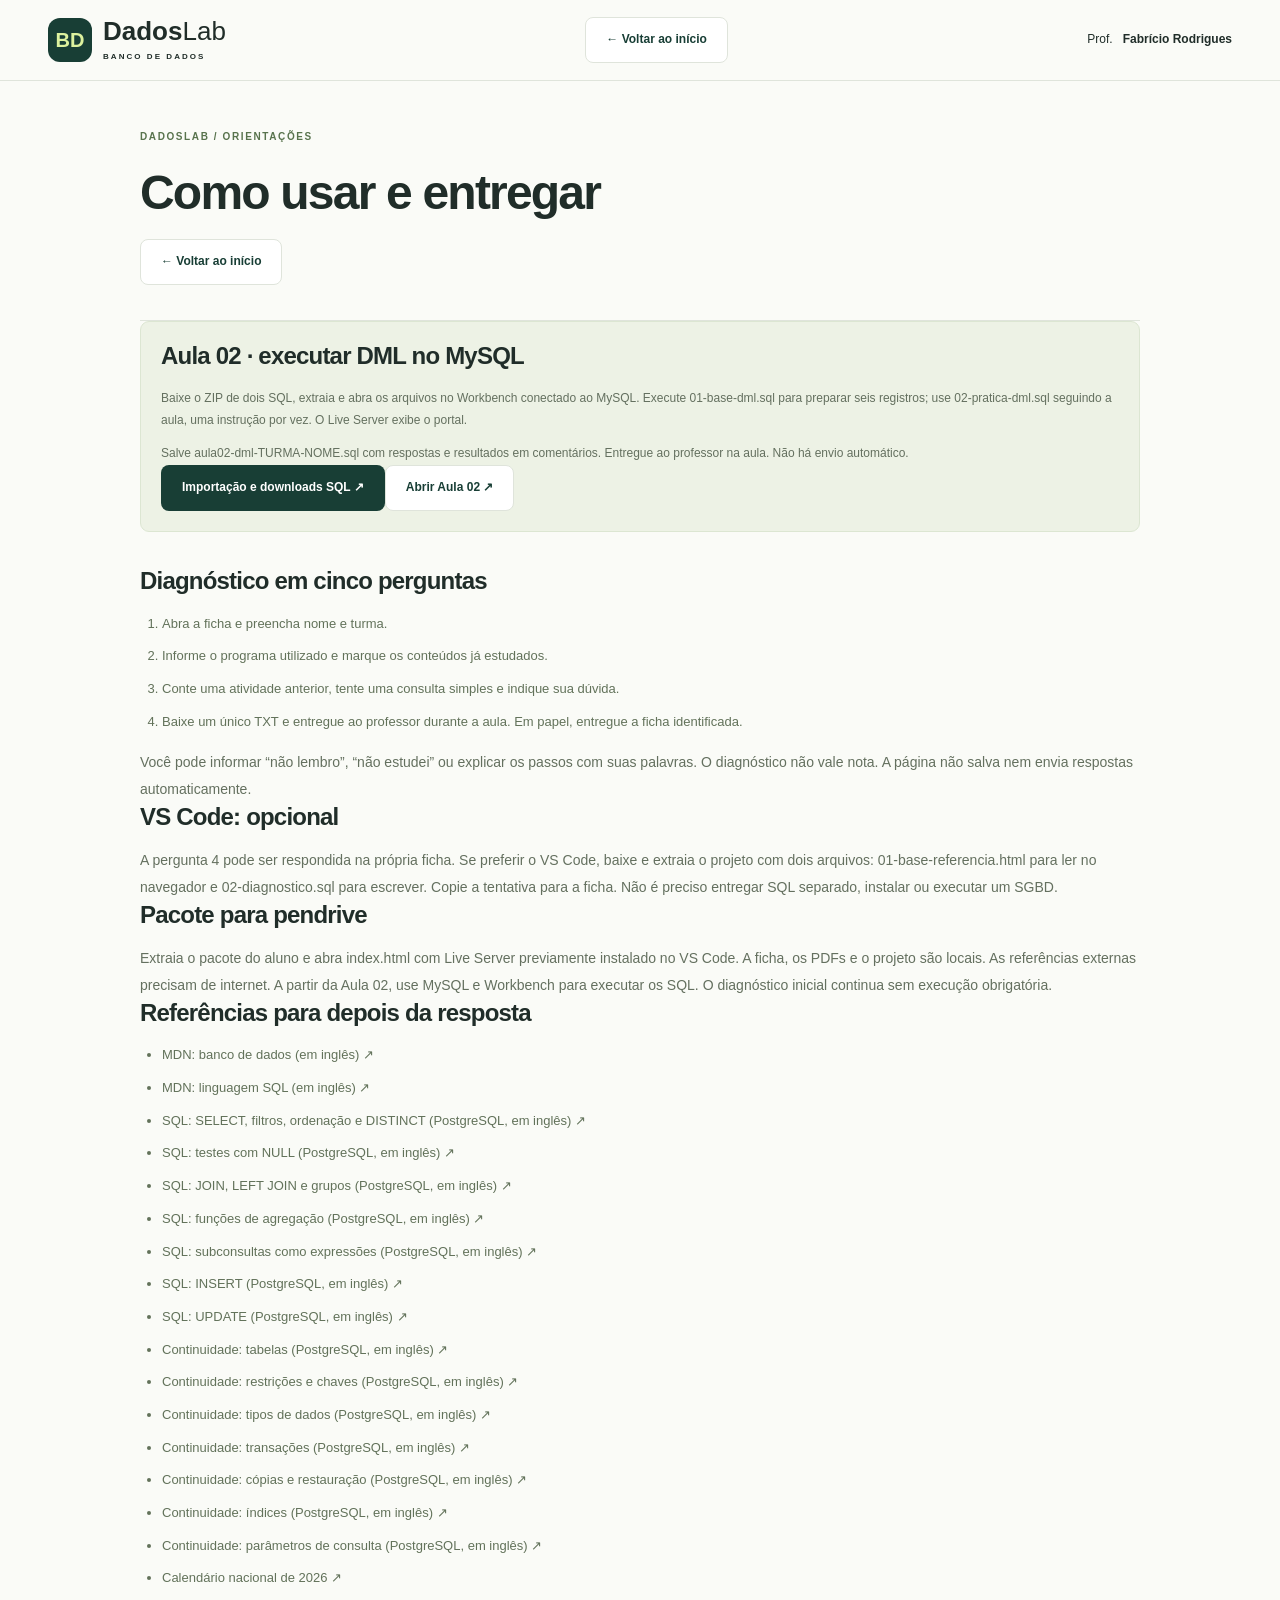
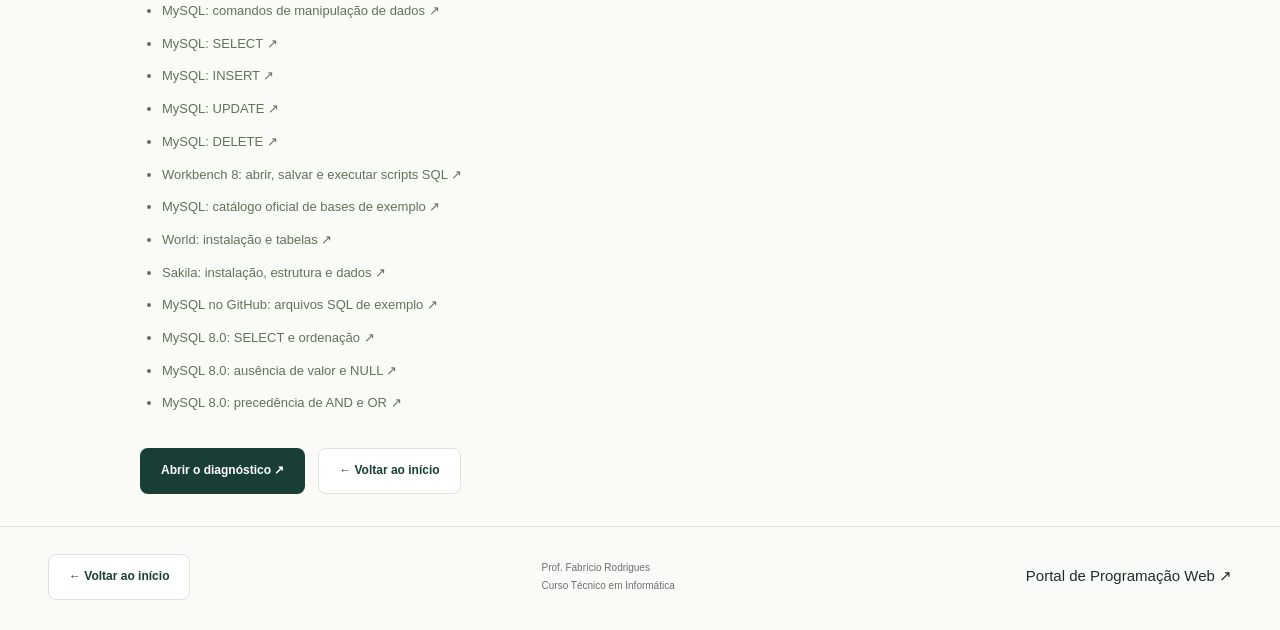
<file: guia.html>
<!doctype html>
<html lang="pt-BR">
  <head>
    <meta charset="utf-8">
    <meta name="viewport" content="width=device-width, initial-scale=1">
    <meta name="theme-color" content="#183e35">
    <title>Como responder e entregar · DadosLab · Prof. Fabrício Rodrigues</title>
    <meta name="description" content="Banco de Dados no curso técnico em Informática: diagnóstico, aulas às segundas, consultas e materiais para estudar.">
    <link rel="icon" href="favicon.svg">
    <link rel="stylesheet" href="styles.css">
    <script src="dados.js" defer></script>
    
    <script src="app.js" defer></script>
  </head>
  <body>
    <a class="skip" href="#conteudo">Pular para o conteúdo</a>
  <header class="site-header sub-header">
    <div class="wrap header-inner">
      <a class="brand" href="index.html" aria-label="DadosLab, início">
        <span class="brand-mark" aria-hidden="true">BD</span>
        <span>Dados<span class="brand-light">Lab</span><small>BANCO DE DADOS</small></span>
      </a>
      <a class="button secondary" href="index.html">← Voltar ao início</a>
      <span class="teacher">Prof. <strong>Fabrício Rodrigues</strong></span>
    </div>
  </header>
    <main id="conteudo" class="detail-wrap"><header class="detail-hero"><p class="eyebrow">DADOSLAB / ORIENTAÇÕES</p><h1>Como usar e entregar</h1><a class="button secondary" href="index.html">← Voltar ao início</a></header><article class="lesson-content"><section class="soft-box"><h2>Aula 02 · executar DML no MySQL</h2><p>Baixe o ZIP de dois SQL, extraia e abra os arquivos no Workbench conectado ao MySQL. Execute 01-base-dml.sql para preparar seis registros; use 02-pratica-dml.sql seguindo a aula, uma instrução por vez. O Live Server exibe o portal.</p><p>Salve aula02-dml-TURMA-NOME.sql com respostas e resultados em comentários. Entregue ao professor na aula. Não há envio automático.</p><a class="button primary" href="bases.html">Importação e downloads SQL ↗</a><a class="button secondary" href="aulas.html?id=aula-02">Abrir Aula 02 ↗</a></section><h2>Diagnóstico em cinco perguntas</h2><ol><li>Abra a ficha e preencha nome e turma.</li><li>Informe o programa utilizado e marque os conteúdos já estudados.</li><li>Conte uma atividade anterior, tente uma consulta simples e indique sua dúvida.</li><li>Baixe um único TXT e entregue ao professor durante a aula. Em papel, entregue a ficha identificada.</li></ol><p>Você pode informar “não lembro”, “não estudei” ou explicar os passos com suas palavras. O diagnóstico não vale nota. A página não salva nem envia respostas automaticamente.</p><h2>VS Code: opcional</h2><p>A pergunta 4 pode ser respondida na própria ficha. Se preferir o VS Code, baixe e extraia o projeto com dois arquivos: 01-base-referencia.html para ler no navegador e 02-diagnostico.sql para escrever. Copie a tentativa para a ficha. Não é preciso entregar SQL separado, instalar ou executar um SGBD.</p><h2>Pacote para pendrive</h2><p>Extraia o pacote do aluno e abra index.html com Live Server previamente instalado no VS Code. A ficha, os PDFs e o projeto são locais. As referências externas precisam de internet. A partir da Aula 02, use MySQL e Workbench para executar os SQL. O diagnóstico inicial continua sem execução obrigatória.</p><h2>Referências para depois da resposta</h2><div id="db-references"></div></article><nav class="return-nav"><a class="button primary" href="diagnostico.html">Abrir o diagnóstico ↗</a><a class="button secondary" href="index.html">← Voltar ao início</a></nav></main>
    <footer class="site-footer">
      <div class="wrap footer-inner">
        <a class="button secondary" href="index.html">← Voltar ao início</a>
        <p>Prof. Fabrício Rodrigues<br>Curso Técnico em Informática</p>
        <a href="https://fabricio-rodrigues-ifpa.github.io/programacao-web/">Portal de Programação Web ↗</a>
      </div>
    </footer>
  </body>
</html>
</file>
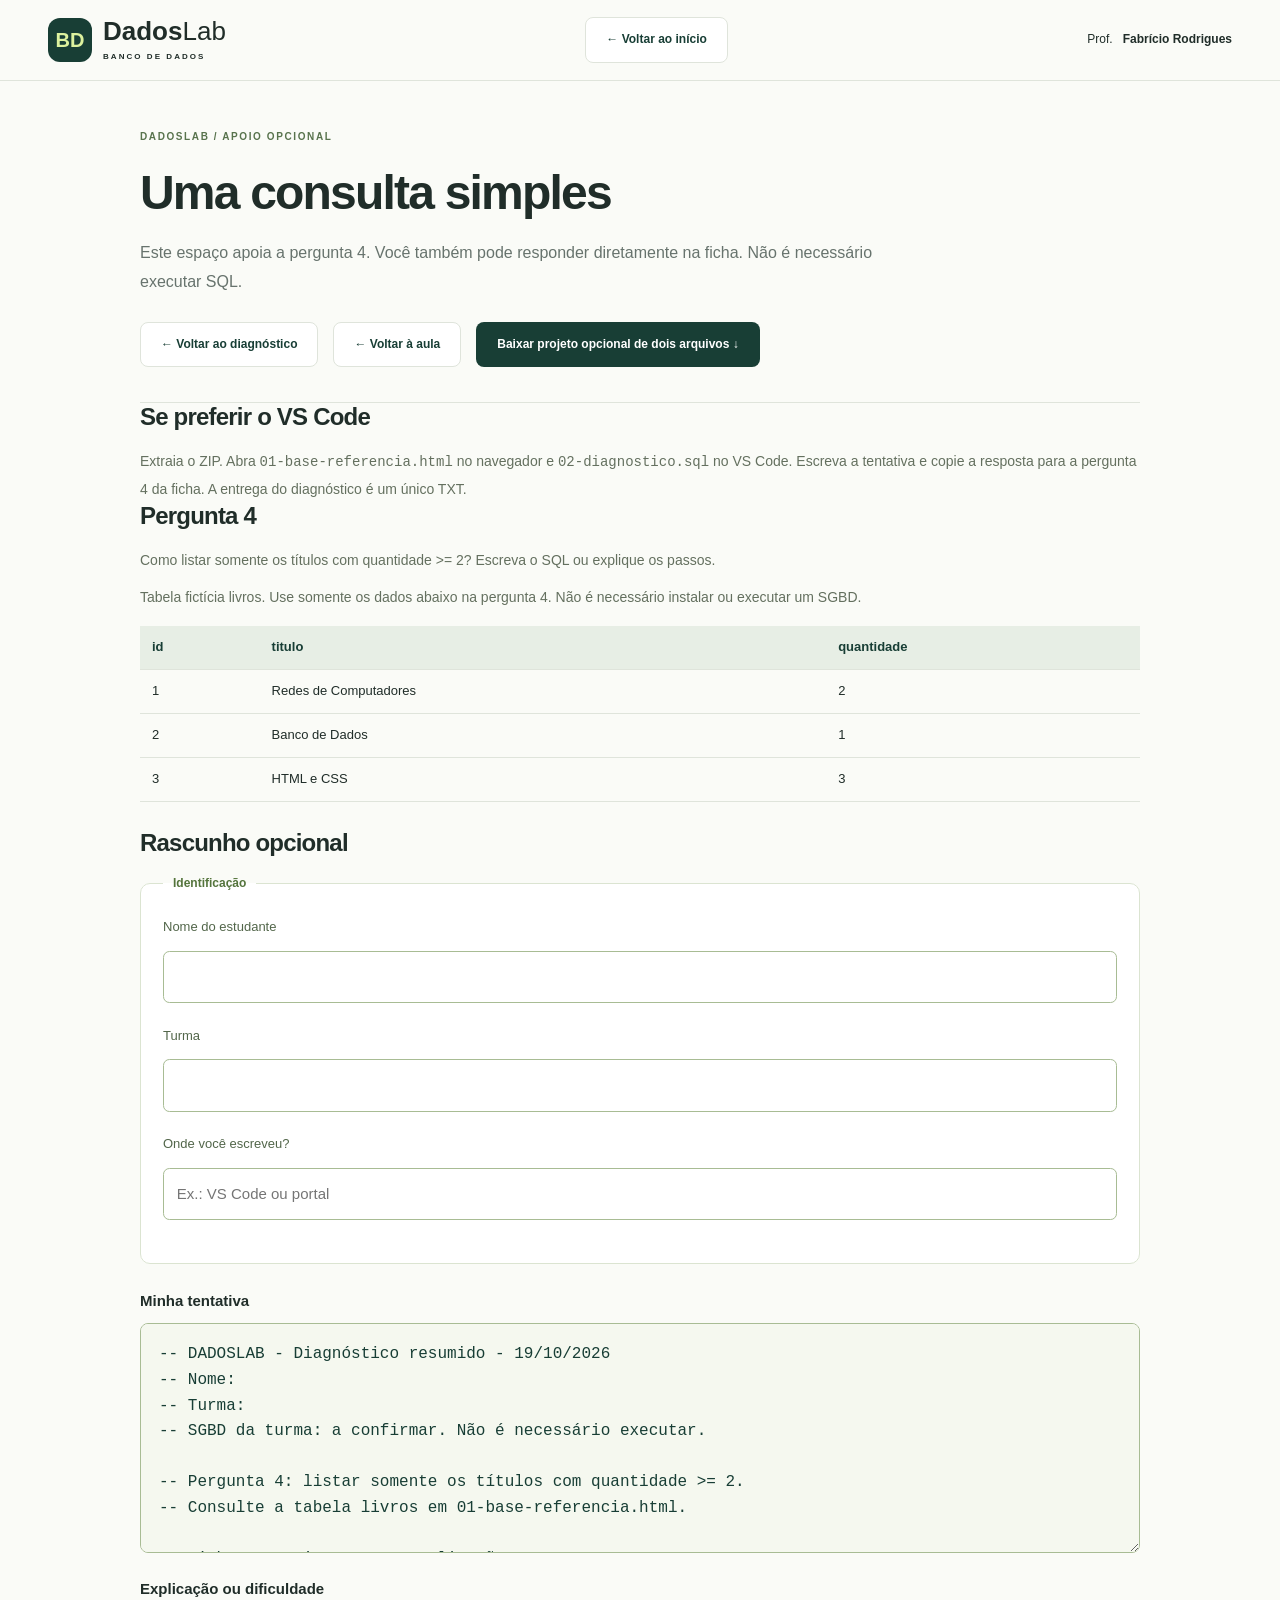
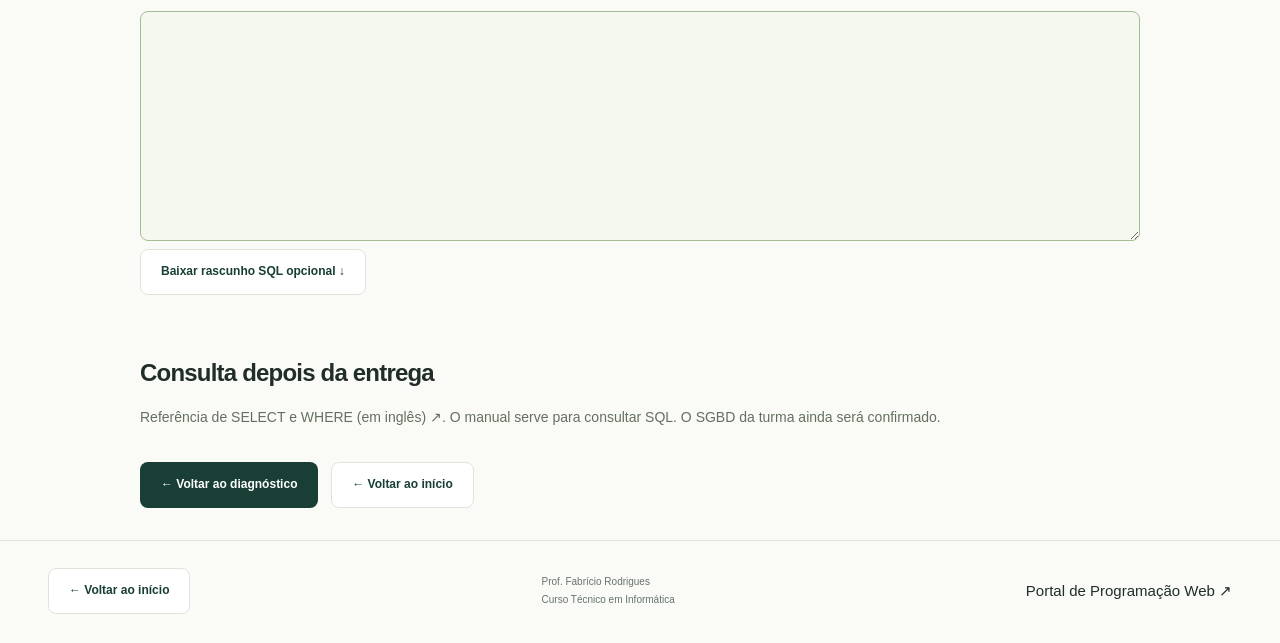
<file: laboratorio.html>
<!doctype html>
<html lang="pt-BR">
  <head>
    <meta charset="utf-8">
    <meta name="viewport" content="width=device-width, initial-scale=1">
    <meta name="theme-color" content="#183e35">
    <title>Consulta simples opcional · DadosLab · Prof. Fabrício Rodrigues</title>
    <meta name="description" content="Banco de Dados no curso técnico em Informática: diagnóstico, aulas às segundas, consultas e materiais para estudar.">
    <link rel="icon" href="favicon.svg">
    <link rel="stylesheet" href="styles.css">
    <script src="dados.js" defer></script>
    
    <script src="app.js" defer></script>
  </head>
  <body>
    <a class="skip" href="#conteudo">Pular para o conteúdo</a>
  <header class="site-header sub-header">
    <div class="wrap header-inner">
      <a class="brand" href="index.html" aria-label="DadosLab, início">
        <span class="brand-mark" aria-hidden="true">BD</span>
        <span>Dados<span class="brand-light">Lab</span><small>BANCO DE DADOS</small></span>
      </a>
      <a class="button secondary" href="index.html">← Voltar ao início</a>
      <span class="teacher">Prof. <strong>Fabrício Rodrigues</strong></span>
    </div>
  </header>
    <main id="conteudo" class="detail-wrap"><header class="detail-hero"><p class="eyebrow">DADOSLAB / APOIO OPCIONAL</p><h1>Uma consulta simples</h1><p class="lead">Este espaço apoia a pergunta 4. Você também pode responder diretamente na ficha. Não é necessário executar SQL.</p><div class="detail-actions"><a class="button secondary" href="diagnostico.html">← Voltar ao diagnóstico</a><a class="button secondary" href="aulas.html?id=aula-01">← Voltar à aula</a><a class="button primary" href="Pratica-Banco-de-Dados.zip" download>Baixar projeto opcional de dois arquivos ↓</a></div></header><article class="lesson-content"><h2>Se preferir o VS Code</h2><p>Extraia o ZIP. Abra <code>01-base-referencia.html</code> no navegador e <code>02-diagnostico.sql</code> no VS Code. Escreva a tentativa e copie a resposta para a pergunta 4 da ficha. A entrega do diagnóstico é um único TXT.</p><h2>Pergunta 4</h2><p>Como listar somente os títulos com quantidade &gt;= 2? Escreva o SQL ou explique os passos.</p><p id="base-note"></p><div id="db-base"></div><h2>Rascunho opcional</h2><fieldset class="diagnostic-question"><legend>Identificação</legend><label for="nome-lab">Nome do estudante</label><input id="nome-lab" autocomplete="name"><label for="turma-lab">Turma</label><input id="turma-lab"><label for="ambiente-lab">Onde você escreveu?</label><input id="ambiente-lab" placeholder="Ex.: VS Code ou portal"></fieldset><label class="db-label" for="sql-editor">Minha tentativa</label><textarea class="db-editor" id="sql-editor" spellcheck="false"></textarea><label class="db-label" for="sql-evidence">Explicação ou dificuldade</label><textarea id="sql-evidence" class="db-editor" rows="3"></textarea><button class="button secondary" id="save-sql">Baixar rascunho SQL opcional ↓</button><p id="db-status" class="db-status" role="status" aria-live="polite"></p><h2>Consulta depois da entrega</h2><p><a href="https://www.postgresql.org/docs/18/tutorial-select.html" target="_blank" rel="noopener">Referência de SELECT e WHERE (em inglês) ↗</a>. O manual serve para consultar SQL. O SGBD da turma ainda será confirmado.</p></article><nav class="return-nav"><a class="button primary" href="diagnostico.html">← Voltar ao diagnóstico</a><a class="button secondary" href="index.html">← Voltar ao início</a></nav></main>
    <footer class="site-footer">
      <div class="wrap footer-inner">
        <a class="button secondary" href="index.html">← Voltar ao início</a>
        <p>Prof. Fabrício Rodrigues<br>Curso Técnico em Informática</p>
        <a href="https://fabricio-rodrigues-ifpa.github.io/programacao-web/">Portal de Programação Web ↗</a>
      </div>
    </footer>
  </body>
</html>
</file>
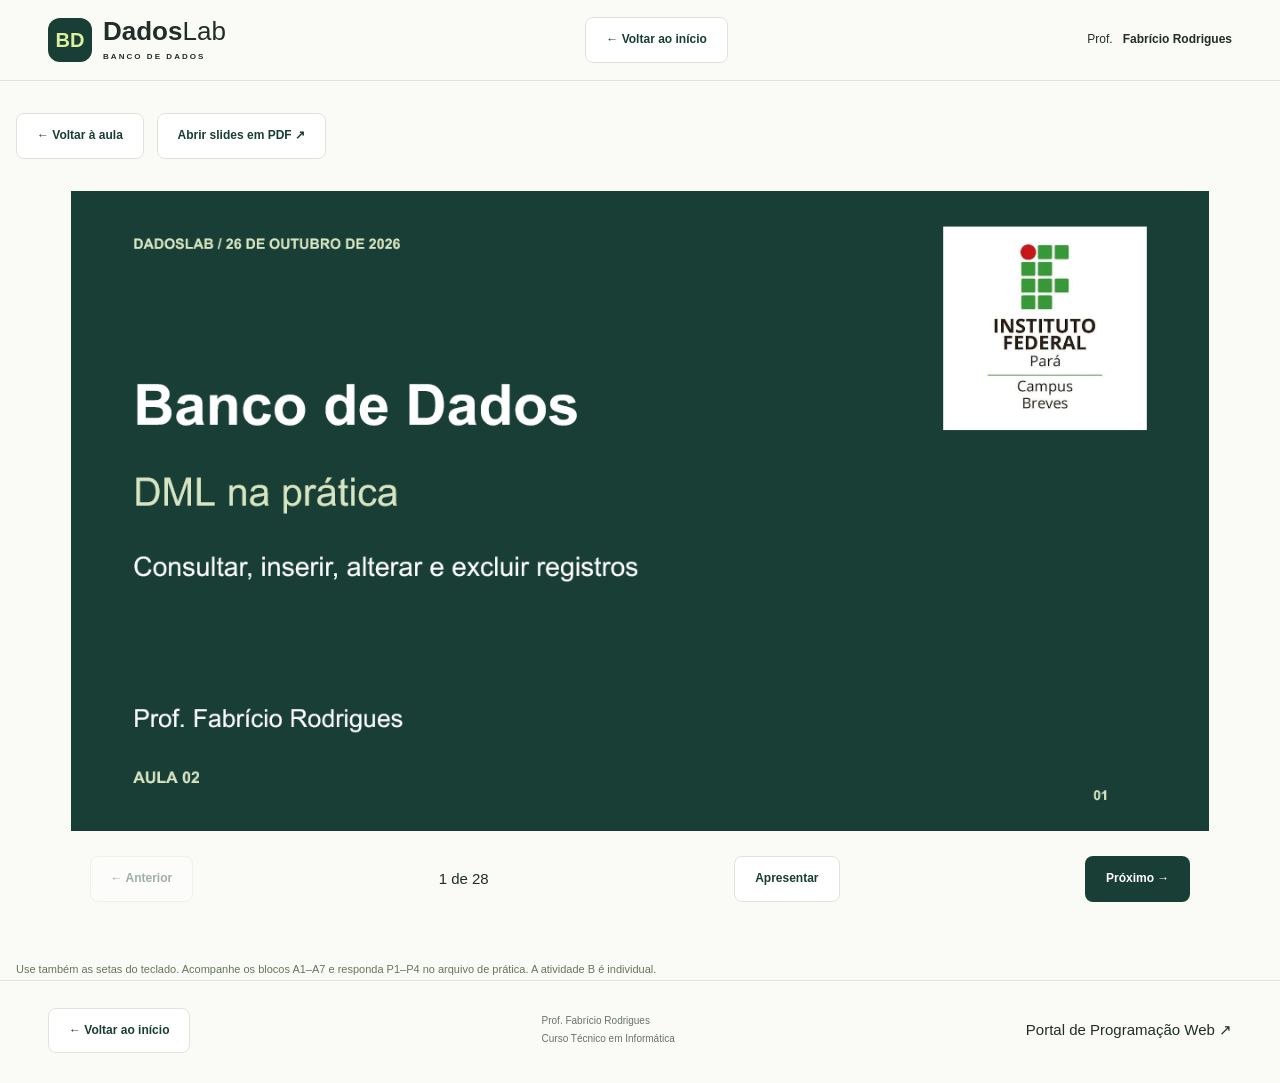
<file: slides-dml.html>
<!doctype html>
<html lang="pt-BR">
  <head>
    <meta charset="utf-8">
    <meta name="viewport" content="width=device-width, initial-scale=1">
    <meta name="theme-color" content="#183e35">
    <title>Slides de DML · Aula 02 · DadosLab · Prof. Fabrício Rodrigues</title>
    <meta name="description" content="Banco de Dados no curso técnico em Informática: diagnóstico, aulas às segundas, consultas e materiais para estudar.">
    <link rel="icon" href="favicon.svg">
    <link rel="stylesheet" href="styles.css">
    <script src="dados.js" defer></script>
    
    <script src="slides-dml-visuais.js" defer></script>
    <script src="app.js" defer></script>
  </head>
  <body>
    <a class="skip" href="#conteudo">Pular para o conteúdo</a>
  <header class="site-header sub-header">
    <div class="wrap header-inner">
      <a class="brand" href="index.html" aria-label="DadosLab, início">
        <span class="brand-mark" aria-hidden="true">BD</span>
        <span>Dados<span class="brand-light">Lab</span><small>BANCO DE DADOS</small></span>
      </a>
      <a class="button secondary" href="index.html">← Voltar ao início</a>
      <span class="teacher">Prof. <strong>Fabrício Rodrigues</strong></span>
    </div>
  </header>
    <main id="conteudo" class="detail-wrap dml-presentation">
      <nav class="return-nav"><a class="button secondary" href="aulas.html?id=aula-02">← Voltar à aula</a><a class="button secondary" href="Slides-Aula-02-DML.pdf">Abrir slides em PDF ↗</a></nav>
      <article id="db-slide" class="db-deck" aria-live="polite"></article>
      <div class="db-slide-controls"><button class="button secondary" id="slide-prev">← Anterior</button><span id="slide-counter"></span><button class="button secondary" id="dml-present" aria-pressed="false">Apresentar</button><button class="button primary" id="slide-next">Próximo →</button></div>
      <p class="course-caption">Use também as setas do teclado. Acompanhe os blocos A1–A7 e responda P1–P4 no arquivo de prática. A atividade B é individual.</p>
    </main>
    <footer class="site-footer">
      <div class="wrap footer-inner">
        <a class="button secondary" href="index.html">← Voltar ao início</a>
        <p>Prof. Fabrício Rodrigues<br>Curso Técnico em Informática</p>
        <a href="https://fabricio-rodrigues-ifpa.github.io/programacao-web/">Portal de Programação Web ↗</a>
      </div>
    </footer>
  </body>
</html>
</file>
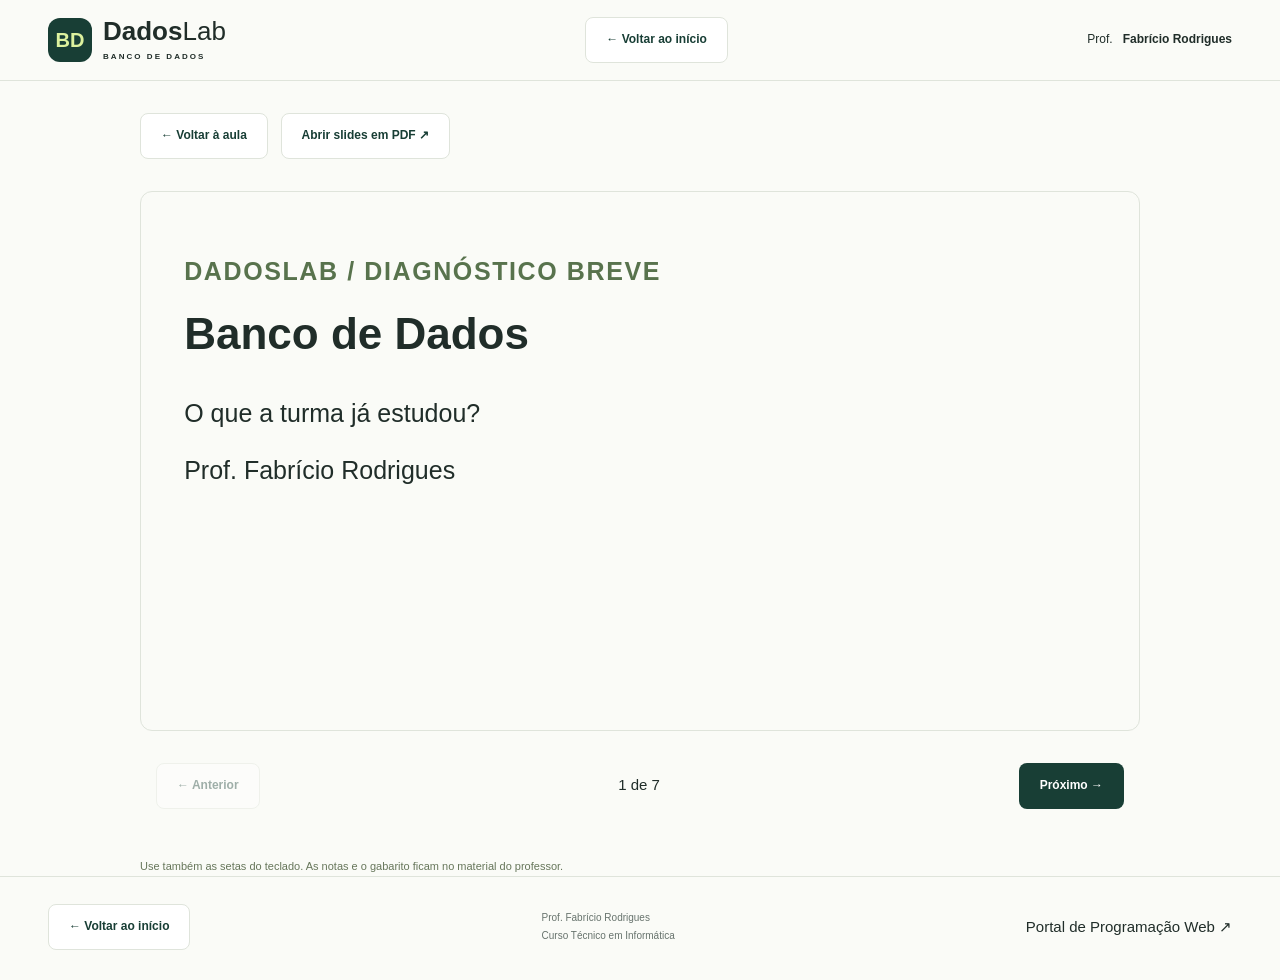
<file: slides.html>
<!doctype html>
<html lang="pt-BR">
  <head>
    <meta charset="utf-8">
    <meta name="viewport" content="width=device-width, initial-scale=1">
    <meta name="theme-color" content="#183e35">
    <title>Slides de diagnóstico · DadosLab · Prof. Fabrício Rodrigues</title>
    <meta name="description" content="Banco de Dados no curso técnico em Informática: diagnóstico, aulas às segundas, consultas e materiais para estudar.">
    <link rel="icon" href="favicon.svg">
    <link rel="stylesheet" href="styles.css">
    <script src="dados.js" defer></script>
    
    <script src="app.js" defer></script>
  </head>
  <body>
    <a class="skip" href="#conteudo">Pular para o conteúdo</a>
  <header class="site-header sub-header">
    <div class="wrap header-inner">
      <a class="brand" href="index.html" aria-label="DadosLab, início">
        <span class="brand-mark" aria-hidden="true">BD</span>
        <span>Dados<span class="brand-light">Lab</span><small>BANCO DE DADOS</small></span>
      </a>
      <a class="button secondary" href="index.html">← Voltar ao início</a>
      <span class="teacher">Prof. <strong>Fabrício Rodrigues</strong></span>
    </div>
  </header>
    <main id="conteudo" class="detail-wrap">
      <nav class="return-nav"><a class="button secondary" href="aulas.html?id=aula-01">← Voltar à aula</a><a class="button secondary" href="Slides-Aula-01-BD.pdf">Abrir slides em PDF ↗</a></nav>
      <article id="db-slide" class="db-deck" aria-live="polite"></article>
      <div class="db-slide-controls"><button class="button secondary" id="slide-prev">← Anterior</button><span id="slide-counter"></span><button class="button primary" id="slide-next">Próximo →</button></div>
      <p class="course-caption">Use também as setas do teclado. As notas e o gabarito ficam no material do professor.</p>
    </main>
    <footer class="site-footer">
      <div class="wrap footer-inner">
        <a class="button secondary" href="index.html">← Voltar ao início</a>
        <p>Prof. Fabrício Rodrigues<br>Curso Técnico em Informática</p>
        <a href="https://fabricio-rodrigues-ifpa.github.io/programacao-web/">Portal de Programação Web ↗</a>
      </div>
    </footer>
  </body>
</html>
</file>
<file: styles.css>
:root{--ink:#202d29;--muted:#67736d;--green:#183e35;--green-light:#e7eee5;--lime:#dcf19e;--paper:#fafbf7;--line:#dfe4db;--white:#fff;--radius:16px;--font:'DM Sans','Segoe UI',sans-serif;--title:'Manrope','Segoe UI',sans-serif}
*{box-sizing:border-box}html{scroll-behavior:smooth;scroll-padding-top:110px}body{margin:0;background:var(--paper);color:var(--ink);font-family:var(--font);font-size:15px;line-height:1.65}button,input{font:inherit}button,a{-webkit-tap-highlight-color:transparent}a{color:inherit;text-decoration:none}button{cursor:pointer}a,button,input{outline-offset:5px}a:focus-visible,button:focus-visible,input:focus-visible,summary:focus-visible,[tabindex]:focus-visible{outline:3px solid #7f991b}button:disabled{cursor:default}h1,h2,h3,p{margin:0}h1,h2,h3{font-family:var(--title);line-height:1.2}::selection{background:var(--lime);color:var(--green)}.wrap{width:min(1200px,calc(100% - 96px));margin-inline:auto}.sr-only{position:absolute;width:1px;height:1px;margin:-1px;padding:0;overflow:hidden;clip:rect(0,0,0,0);white-space:nowrap;border:0}.skip{position:fixed;left:16px;top:-100px;background:var(--green);color:white;padding:10px 20px;z-index:100}.skip:focus{top:12px}[hidden]{display:none!important}
.site-header{border-bottom:1px solid var(--line);background:rgba(250,251,247,.97);position:sticky;top:0;z-index:20}.header-inner{min-height:96px;display:flex;align-items:center;justify-content:space-between;gap:32px}.brand{display:flex;gap:11px;align-items:center;font-family:var(--title);font-size:26px;font-weight:800;line-height:1}.brand-mark{background:var(--green);color:var(--lime);width:44px;height:44px;display:grid;place-items:center;font-size:20px;border-radius:12px;font-weight:700}.brand-light{font-weight:500}.brand small{display:block;font:8px/1.4 var(--font);font-weight:700;letter-spacing:2.05px;margin-top:7px}.site-header nav{display:flex;gap:30px;font-size:13px;font-weight:600}.site-header nav a:hover,.text-link:hover{color:#48733b}.teacher{display:flex;gap:10px;align-items:center;font-size:12px;white-space:nowrap}.teacher strong{font-weight:600}.avatar{display:grid;place-items:center;width:34px;height:34px;border-radius:50%;font-size:10px;letter-spacing:.5px;background:#e7eddf;border:1px solid #d4ddca;color:var(--green);font-weight:700}
.hero{display:grid;grid-template-columns:1.1fr 1fr;gap:76px;align-items:center;padding-top:68px;padding-bottom:66px}.eyebrow{font-size:10px;letter-spacing:1.6px;font-weight:700;color:#58734d;margin-bottom:18px;display:flex;align-items:center;gap:9px}.live-dot{display:inline-block;width:7px;height:7px;border-radius:50%;background:#71975b;flex-shrink:0}.hero h1{font-size:clamp(38px,4.25vw,62px);font-weight:750;letter-spacing:-2.6px;line-height:1.13}.hero h1 em{font-style:normal;color:#4f713f}.hero-description{font-size:15px;line-height:1.8;color:var(--muted);max-width:480px;margin:24px 0 28px}.hero-actions{display:flex;gap:25px;align-items:center}.button{display:inline-flex;gap:23px;align-items:center;justify-content:center;padding:12px 20px;border:1px solid transparent;border-radius:8px;font-size:12px;font-weight:600;min-height:44px}.button.primary{background:var(--green);color:#fff}.button.primary:hover{background:#2e5949;transform:translateY(-1px)}.button.secondary{background:white;border-color:var(--line);color:var(--green)}.text-link{display:inline-flex;align-items:center;gap:14px;font-weight:600;font-size:12px}.hero-topics{display:flex;gap:26px;margin-top:33px;padding-top:23px;border-top:1px solid var(--line);width:fit-content}.hero-topics>span{font-weight:700;font-size:12px}.hero-topics small{font-size:11px;font-weight:400;color:var(--muted);margin-left:6px}
.lab-board{background:var(--green);color:white;border-radius:17px;padding:21px 24px 0;transform:rotate(1deg);box-shadow:0 15px 40px #183e3510;position:relative}.lab-board::after{content:'';position:absolute;inset:12px -12px -12px 12px;background:#dfe8d6;z-index:-1;border-radius:17px}.board-top{display:flex;align-items:center;justify-content:space-between;color:#d4e3c9;font-size:8px;letter-spacing:1.8px;font-weight:600;margin-bottom:17px}.board-top>span:last-child{font-size:22px;line-height:1}.browser-demo{border-radius:8px;overflow:hidden;background:#f6f8ee;color:var(--ink)}.browser-bar{height:28px;background:#edf0e6;display:flex;gap:28px;align-items:center;padding:0 12px;color:#7c8777;font-size:8px;border-bottom:1px solid #dfe3d5}.browser-bar>span:first-child{font-size:8px;letter-spacing:3px;color:#b2bea5}.demo-content{padding:25px 20px 16px;text-align:center;position:relative}.tiny-label{font-size:8px;letter-spacing:1.6px;font-weight:600}.demo-star{display:block;color:#6b8442;font-size:36px;line-height:1.1;margin:14px 0 7px}.demo-content h2{font-size:30px;letter-spacing:-1.4px}.demo-content h2 span{color:#86a04e}.demo-content>p{font-size:9px;color:#6d7768;margin-top:8px}.demo-button{border:0;border-radius:5px;background:var(--green);color:#fff;font-size:9px;padding:9px 15px;margin-top:15px;display:inline-flex;gap:15px;align-items:center}.demo-content>.demo-feedback{font-size:8px;min-height:15px;margin-top:9px}.code-tabs{display:flex;gap:13px;border-bottom:1px solid #ffffff1c;margin-top:15px}.code-tabs button{color:#c1d5cb;background:none;padding:8px 5px;font:9px Consolas,monospace;border:0;border-bottom:2px solid transparent}.code-tabs button[aria-selected=true]{color:var(--lime);border-bottom-color:var(--lime)}.code-preview{font:10px/1.8 Consolas,monospace;color:#d7e7b9;margin:13px 0 0;white-space:pre-wrap;min-height:55px}.board-bottom{color:#bbcfc2;font-size:8px;display:flex;align-items:center;gap:7px;padding:13px 0 17px}.board-bottom .live-dot{width:5px;height:5px;background:#a4c579}
.course-strip{border-block:1px solid var(--line);background:#f0f3e9}.strip-inner{display:flex;gap:25px;align-items:center;min-height:62px}.strip-inner>span{font-size:9px;letter-spacing:1.1px;font-weight:700;color:#557342;white-space:nowrap}.strip-inner p{font-size:12px;color:#687362}.strip-inner a{font-size:11px;font-weight:700;margin-left:auto;display:flex;gap:20px;align-items:center}.section{padding-block:62px}.section-heading{display:flex;justify-content:space-between;align-items:flex-end;gap:20px;margin-bottom:29px}.section-heading .eyebrow{margin-bottom:12px}.section-heading h2,.materials-intro h2{font-size:31px;letter-spacing:-1.15px;font-weight:750}.section-heading p:not(.eyebrow){font-size:13px;color:var(--muted);margin-top:12px}.section-note{color:var(--muted);font-size:10px;padding-bottom:2px;white-space:nowrap}.activity-toolbar{display:flex;justify-content:space-between;align-items:center;gap:20px;margin-bottom:23px}.filters{display:flex;gap:5px}.filters button{border:1px solid transparent;background:transparent;border-radius:6px;padding:7px 14px;font-size:11px;font-weight:600;color:#67736d;min-height:36px}.filters button.selected{border-color:#d8dfd1;background:white;color:var(--green);box-shadow:0 2px 3px #183e3504}.filters button:hover{color:var(--green);background:#e8edde}.filters button span{background:#e9eee3;border-radius:4px;font-size:9px;margin-left:5px;padding:1px 4px}.search{display:flex;align-items:center;gap:8px;border:1px solid var(--line);border-radius:7px;padding:6px 12px;background:white;color:#6a7767}.search>span:first-child{font-size:22px;line-height:1}.search input{width:160px;border:0;background:transparent;font-size:10px;color:var(--ink);padding:4px 0;min-height:23px}.activity-grid{display:grid;grid-template-columns:repeat(3,1fr);gap:22px}.activity-card{background:white;border:1px solid var(--line);border-radius:12px;overflow:hidden;display:flex;flex-direction:column;transition:transform .2s,box-shadow .2s}.activity-card:hover{transform:translateY(-4px);box-shadow:0 9px 25px #183e3509}.card-visual{height:163px;overflow:hidden;position:relative;background:#e9eeda;display:flex;align-items:center;justify-content:center}.card-visual.css{background:#e7eaf2}.card-visual.js{background:#f3ebd8}.card-tech{position:absolute;top:13px;left:14px;border:1px solid #ffffffb8;background:#ffffffa0;padding:2px 8px;border-radius:4px;font-size:8px;font-weight:700;z-index:1}.card-no{position:absolute;right:15px;bottom:7px;font:44px/1 var(--title);font-weight:700;color:#71805a20}.mini-page{width:180px;background:#fcfdf8;border-radius:5px;box-shadow:0 6px 15px #183e3512;padding:10px 12px;transform:rotate(-6deg);border:1px solid #fff}.mini-top{display:flex;gap:3px;padding-bottom:8px;border-bottom:1px solid #e4e9dc}.mini-top i{width:3px;height:3px;background:#b2bca3;border-radius:50%}.mini-content{display:flex;align-items:center;gap:12px;padding:12px 0 8px}.mini-avatar{width:38px;height:44px;background:#dbe6c5;border-radius:19px 19px 8px 8px;display:grid;place-items:center;color:#677b4b;font:20px Georgia,serif}.mini-lines{flex:1}.mini-lines b,.mini-lines i{display:block;height:4px;background:#5d7750;border-radius:3px;margin-bottom:6px;width:60%}.mini-lines i{height:3px;background:#d7dfcb;width:95%}.mini-lines i:last-child{width:70%}.mini-bottom{display:flex;gap:5px}.mini-bottom span{height:20px;flex:1;background:#edf0e5;border-radius:2px}.mini-devices{display:flex;align-items:flex-end;gap:12px;transform:rotate(-5deg)}.mini-screen{width:148px;background:#fcfcff;padding:9px;border:3px solid #8592b0;border-radius:6px;box-shadow:0 8px 13px #4e5d7f19}.mini-screen>span{display:block;background:#a4b2cf;height:22px;margin-bottom:7px;border-radius:3px}.mini-screen>div{display:flex;gap:4px}.mini-screen>div i{display:block;background:#e2e6f1;height:35px;flex:1;border-radius:3px}.mini-phone{width:45px;border:3px solid #7484a6;border-radius:8px;background:white;padding:6px 3px;transform:translateY(5px);box-shadow:0 3px 10px #4e5d7f19}.mini-phone span{display:block;height:13px;background:#c2cce2;margin-bottom:4px;border-radius:2px}.mini-phone span:first-child{height:20px;background:#8d9dbf}.mini-catalog{width:195px;padding:12px;background:#fffdf8;border:1px solid #fdfbf5;border-radius:6px;box-shadow:0 6px 15px #7c5e1915;transform:rotate(-5deg)}.mini-filters{display:flex;gap:4px;margin-bottom:10px}.mini-filters span{font:5px var(--font);background:#efeee6;border-radius:3px;padding:3px 6px;color:#776c48}.mini-filters span:first-child{background:#8b723a;color:white}.mini-items{display:flex;gap:5px}.mini-items span{background:#f1ead6;flex:1;height:55px;border-radius:3px;display:grid;place-items:center;font:20px Georgia,serif;color:#8b723a}.mini-items span:nth-child(2){background:#e6e9dc;color:#748052}.mini-cursor{position:absolute;right:68px;bottom:24px;color:#594921;font-size:26px;transform:rotate(-13deg)}.card-body{padding:20px 21px;flex:1}.card-kicker{display:flex;justify-content:space-between;gap:10px;font-size:9px;color:#68765f;margin-bottom:11px}.card-kicker span:last-child{color:#7b8277}.card-body h3{font-size:19px;letter-spacing:-.55px;font-weight:750;margin-bottom:11px}.card-body p{font-size:11px;line-height:1.8;color:var(--muted)}.tech-tags{display:flex;gap:5px;flex-wrap:wrap;margin-top:16px}.tech-tags span{border-radius:4px;background:#f3f5ef;padding:3px 6px;font-size:8px;color:#626d5c}.card-footer{display:flex;align-items:center;justify-content:space-between;gap:10px;padding:13px 21px;border-top:1px solid #edf0e8;font-size:10px}.card-footer a:first-child{font-weight:700;display:flex;gap:35px;align-items:center}.card-footer a:hover{color:#567d3f}.card-footer a:last-child{color:#687462}.proposal-note{display:flex;gap:9px;margin-top:20px;color:#6c7767;font-size:10px;align-items:flex-start}.proposal-note>span{font-size:13px;line-height:1.5}.empty-state{padding:35px;text-align:center;color:var(--muted);border:1px dashed var(--line);border-radius:10px}
.materials-section{background:#f0f3e9;border-block:1px solid var(--line);padding:48px 0}.materials-layout{display:grid;grid-template-columns:.8fr 1.25fr;gap:100px}.materials-intro h2{line-height:1.25}.materials-intro>p:not(.eyebrow){font-size:12px;color:var(--muted);max-width:275px;line-height:1.8;margin-top:16px}.materials-intro .text-link{margin-top:17px}.book-art{display:flex;gap:10px;margin-top:22px;margin-left:5px}.book-art span{font:20px Consolas,monospace;background:#dbe4c9;color:#527140;border-radius:5px 9px 9px 5px;width:55px;height:64px;display:grid;place-items:center;transform:rotate(-10deg);border-left:5px solid #a7bb89}.book-art span:last-child{background:#f6f8f0;transform:rotate(9deg);border-left-color:#c6d2b3}.resource-list{display:flex;flex-direction:column;justify-content:center}.resource{display:flex;align-items:center;gap:17px;padding:17px 0;border-bottom:1px solid #d9e0d2}.resource:first-child{padding-top:0}.resource:last-child{border-bottom:0;padding-bottom:0}.resource-icon{width:38px;height:42px;background:#fafbf7;border:1px solid #dbe3d2;border-radius:7px;display:grid;place-items:center;font-size:9px;font-weight:700;color:#5c7550}.resource strong{display:block;font-size:12px;font-weight:600}.resource small{display:block;font-size:10px;color:var(--muted);margin-top:3px}.resource-arrow{font-size:20px;margin-left:auto;color:#7b8971;transition:transform .2s}.resource:hover .resource-arrow{transform:translate(2px,-2px)}.resource:hover strong{color:#4d753c}
.learning-path{display:grid;grid-template-columns:repeat(3,1fr);gap:37px;margin-top:38px}.learning-path>a{border-top:2px solid #c9d7bd;position:relative;padding-top:24px}.path-number{position:absolute;top:-15px;left:0;background:var(--paper);padding-right:13px;font-size:14px;font-weight:700;color:#688454}.path-label{font-size:8px;letter-spacing:1.5px;color:#6a7e5d;font-weight:600}.learning-path h3{font-size:18px;letter-spacing:-.5px;margin:11px 0}.learning-path p{font-size:12px;color:var(--muted);line-height:1.8;max-width:280px}.path-link{display:flex;align-items:center;gap:20px;font-size:11px;font-weight:600;margin-top:20px}.learning-path a:hover .path-link{color:#5b7b39}.closing{background:#eaf0dd;border:1px solid #dce5cc;padding:26px 30px;display:flex;gap:23px;align-items:center;border-radius:12px;margin-bottom:60px}.closing-symbol{font:30px Consolas,monospace;color:#718851}.closing h2{font-size:17px;letter-spacing:-.5px}.closing p{font-size:11px;color:#728067;margin-top:5px}.closing .button{margin-left:auto;white-space:nowrap}.site-footer{border-top:1px solid var(--line);padding:27px 0 30px}.footer-inner{display:flex;align-items:center;gap:55px;justify-content:space-between}.footer-brand{font-size:20px}.footer-brand .brand-mark{width:35px;height:35px;font-size:16px;border-radius:9px}.footer-brand small{font-size:6px;letter-spacing:1.5px}.footer-inner p{font-size:10px;color:var(--muted);line-height:1.8}.footer-inner p strong{font-weight:500;color:var(--ink)}.footer-inner>span{font-size:9px;color:#77816e}
.sub-header .header-inner{min-height:80px}.back-link{font-size:12px;font-weight:600}.detail-wrap{width:min(1000px,calc(100% - 80px));margin:auto}.detail-hero{padding:48px 0 35px;border-bottom:1px solid var(--line)}.breadcrumbs{font-size:11px;color:var(--muted);margin-bottom:30px}.breadcrumbs a{text-decoration:underline;text-underline-offset:3px}.detail-hero h1{font-size:clamp(30px,4.2vw,48px);letter-spacing:-1.8px;margin-bottom:18px;max-width:850px}.detail-hero .lead{font-size:16px;color:var(--muted);max-width:740px;line-height:1.8}.meta-pills{display:flex;gap:9px;flex-wrap:wrap;margin-top:22px}.meta-pills span{font-size:10px;padding:4px 10px;border-radius:5px;background:#eaf0e1;border:1px solid #dde5d3;color:#4c6741}.detail-layout{display:grid;grid-template-columns:1fr 270px;gap:50px;padding-top:35px;padding-bottom:60px}.lesson-content section{margin-bottom:35px;scroll-margin-top:110px}.lesson-content h2{font-size:24px;letter-spacing:-.8px;margin-bottom:16px}.lesson-content h3{font-size:17px;margin-bottom:9px}.lesson-content p{color:#64705f;font-size:14px;line-height:1.9}.lesson-step{display:flex;gap:15px;margin:23px 0}.step-number{flex-shrink:0;width:29px;height:29px;background:#e8efdf;border:1px solid #dae3cd;border-radius:50%;display:grid;place-items:center;font-size:10px;color:#587343;font-weight:700}.lesson-step h3{font-size:15px;line-height:1.7}.lesson-step p{font-size:13px}.lesson-content pre,.guide-content pre{background:#183e35;color:#dcebbd;border-radius:9px;padding:20px;overflow:auto;font:12px/1.9 Consolas,monospace;white-space:pre-wrap;overflow-wrap:anywhere}.detail-aside{align-self:start;position:sticky;top:110px;background:white;border:1px solid var(--line);border-radius:12px;padding:23px}.detail-aside .eyebrow{font-size:9px;margin-bottom:14px}.detail-aside>p{font-size:12px;color:var(--muted);margin-top:13px}.detail-aside .button{width:100%;margin-bottom:8px}.lesson-nav{border-top:1px solid var(--line);margin-top:20px;padding-top:14px;display:flex;flex-direction:column;gap:10px;font-size:11px;color:#61715a}.lesson-nav a:hover{text-decoration:underline}.checklist{display:flex;flex-direction:column;gap:9px}.check-item{display:flex;gap:12px;align-items:flex-start;border:1px solid var(--line);background:white;border-radius:7px;padding:13px;font-size:12px;color:#5a6953;cursor:pointer}.check-item:has(input:checked){background:#eef4e6;border-color:#b8cda5}.check-item input{width:17px;height:17px;flex-shrink:0;margin-top:1px;accent-color:var(--green)}.progress-row{display:flex;justify-content:space-between;gap:15px;font-size:11px;color:var(--muted);margin-bottom:12px}.progress-track{width:100%;height:5px;border-radius:4px;overflow:hidden;background:#e4eadb;margin-bottom:20px}.progress-track>span{display:block;height:100%;background:#739453;transition:width .2s}.storage-note{font-size:10px!important;margin-top:12px}.soft-box{background:#edf2e5;border:1px solid #dce6d2;padding:20px;border-radius:9px}.soft-box h3{font-size:15px;margin-bottom:8px}.soft-box p{font-size:12px}.detail-actions{display:flex;gap:15px;margin-top:25px;flex-wrap:wrap}.guide-content{padding:38px 0 60px;max-width:800px}.guide-content section{margin-bottom:35px}.guide-content h2{font-size:25px;margin-bottom:15px}.guide-content h3{font-size:16px;margin:20px 0 10px}.guide-content p,.guide-content li{font-size:14px;color:#64705f;line-height:1.9}.guide-content a{text-decoration:underline;text-underline-offset:3px}.guide-content code:not(pre code){font-family:Consolas,monospace;background:#e8efde;padding:2px 5px;color:#3c5d30;border-radius:3px}.guide-content details{padding:15px 0;border-bottom:1px solid var(--line)}.guide-content summary{font-weight:600;cursor:pointer;font-size:14px}.guide-content details p{margin-top:12px}.guide-toc{display:flex;gap:12px;flex-wrap:wrap;margin-top:25px}.guide-toc a{font-size:11px;padding:5px 12px;border:1px solid var(--line);background:white;border-radius:5px}
.lab-board{box-shadow:10px 10px 0 #dfe8d6,0 15px 40px #183e3510}.lab-board::after{display:none}
@media(min-width:1500px){.hero{gap:110px}.hero h1{font-size:64px}}
@media(max-width:1050px){.wrap{width:calc(100% - 64px)}.hero{gap:38px}.hero h1{font-size:46px}.site-header nav{gap:18px}.teacher .avatar{display:none}.hero-actions{gap:17px}.hero-topics{gap:15px}.hero-topics small{display:block;margin-left:0;margin-top:1px}.materials-layout{gap:65px}.card-body{padding:17px}.card-body h3{font-size:17px}.card-footer{padding:13px 17px}.card-footer a:first-child{gap:15px}.lab-board{padding:18px 19px 0}.closing h2{font-size:16px}}
@media(max-width:800px){.header-inner{min-height:82px;flex-wrap:wrap;gap:10px;padding-block:15px}.site-header nav{order:3;width:100%;justify-content:center;font-size:11px;border-top:1px solid var(--line);padding-top:11px;margin-top:5px;gap:30px}.teacher{font-size:11px}.brand{font-size:23px}.brand-mark{width:39px;height:39px}.hero{gap:38px;padding-block:45px;grid-template-columns:1fr 1fr}.hero h1{font-size:36px;letter-spacing:-1.5px}.hero .eyebrow{font-size:8px;letter-spacing:1px}.hero-description{font-size:12px;margin-block:18px}.hero-actions{flex-direction:column;align-items:flex-start;gap:15px}.hero-topics{margin-top:22px;gap:16px}.hero-topics>span{font-size:10px}.hero-topics small{font-size:9px}.lab-board{padding:14px 14px 0}.board-top{font-size:6px}.browser-bar{font-size:6px;gap:12px}.demo-content{padding:20px 10px 12px}.demo-content h2{font-size:26px}.tiny-label{font-size:6px}.demo-content>p{font-size:8px}.demo-star{font-size:27px}.code-tabs{gap:7px}.code-tabs button{font-size:8px;padding-inline:1px}.code-preview{font-size:8px}.board-bottom{font-size:6px}.strip-inner{gap:15px;min-height:66px}.strip-inner>span{font-size:7px}.strip-inner p{font-size:10px;max-width:230px}.strip-inner a{font-size:9px;gap:8px}.section{padding-block:43px}.section-heading h2,.materials-intro h2{font-size:27px}.section-note{display:none}.activity-grid{gap:14px}.card-visual{height:140px}.card-body{padding:15px}.card-body h3{font-size:16px}.card-body p{font-size:10px}.card-kicker{font-size:8px;flex-direction:column;gap:3px}.card-kicker span:last-child{display:none}.card-footer{padding:12px 15px;font-size:9px;align-items:flex-start}.card-footer a:first-child{gap:10px}.card-footer a:last-child{font-size:8px;white-space:nowrap}.mini-page{width:145px}.mini-devices{gap:5px}.mini-screen{width:110px}.mini-phone{width:32px}.mini-catalog{width:145px}.materials-layout{gap:45px;grid-template-columns:.8fr 1fr}.resource{gap:12px}.resource strong{font-size:11px}.resource small{font-size:9px}.learning-path{gap:25px}.learning-path h3{font-size:16px}.learning-path p{font-size:11px}.path-link{font-size:10px;gap:12px}.closing{padding:22px;gap:17px;flex-wrap:wrap;margin-bottom:43px}.closing h2{font-size:16px}.closing .button{margin-left:48px}.closing-symbol{font-size:24px}.detail-wrap{width:calc(100% - 60px)}.detail-layout{grid-template-columns:1fr 230px;gap:25px}.detail-aside{padding:18px}.sub-header .header-inner{flex-wrap:nowrap}.sub-header .teacher{display:none}.detail-hero h1{font-size:38px}}
@media(max-width:600px){html{scroll-padding-top:145px}.wrap{width:calc(100% - 40px)}.header-inner{padding-block:13px;gap:8px}.teacher{font-size:9px}.teacher>span:last-child{max-width:146px;white-space:normal;text-align:right;line-height:1.5}.brand{font-size:23px}.brand small{font-size:6px;letter-spacing:1.7px}.brand-mark{width:35px;height:35px;font-size:16px;border-radius:9px}.site-header nav{gap:29px;font-size:10px;padding-top:10px}.hero{grid-template-columns:1fr;gap:35px;padding-top:35px;padding-bottom:40px}.hero h1{font-size:44px;letter-spacing:-2px}.hero .eyebrow{font-size:8px;margin-bottom:18px}.hero-description{font-size:14px;max-width:420px;margin-block:20px 24px}.hero-actions{flex-direction:row;align-items:center;gap:22px}.hero-actions .text-link{font-size:11px;gap:8px}.hero-actions .button{font-size:11px;padding-inline:15px;gap:15px}.hero-topics{gap:24px;margin-top:25px;padding-top:20px}.hero-topics>span{font-size:11px}.hero-topics small{display:inline;font-size:10px;margin-left:4px}.lab-board{max-width:390px;width:calc(100% - 10px);margin-inline:auto;padding:18px 21px 0;transform:rotate(.5deg)}.lab-board::after{inset:8px -8px -8px 8px}.board-top{font-size:7px;margin-bottom:13px}.browser-bar{font-size:7px;height:25px;gap:20px}.tiny-label{font-size:7px}.demo-content{padding-top:20px}.demo-content h2{font-size:30px}.demo-star{font-size:32px;margin:12px 0 9px}.demo-content>p{font-size:9px}.demo-button{font-size:9px}.demo-content>.demo-feedback{font-size:8px}.code-tabs{gap:15px;margin-top:12px}.code-tabs button{font-size:9px;padding:8px 2px}.code-preview{font-size:9px;margin-top:10px;min-height:49px}.board-bottom{font-size:7px;padding-block:10px 14px}.strip-inner{flex-wrap:wrap;gap:4px 12px;padding-block:14px}.strip-inner>span{font-size:8px}.strip-inner p{font-size:10px;max-width:none;flex:1;min-width:200px}.strip-inner a{font-size:10px;margin:6px 0 0}.section{padding-block:38px}.section-heading{margin-bottom:24px}.section-heading h2,.materials-intro h2{font-size:27px;letter-spacing:-1px}.section-heading .eyebrow{font-size:9px}.section-heading p:not(.eyebrow){font-size:12px;line-height:1.7}.activity-toolbar{flex-wrap:wrap;gap:15px}.filters{gap:3px;justify-content:space-between;width:100%}.filters button{padding:7px 12px;font-size:10px}.search{width:100%}.search input{width:100%;font-size:12px}.activity-grid{grid-template-columns:1fr;gap:20px}.card-visual{height:180px}.mini-page{width:190px}.mini-screen{width:150px}.mini-phone{width:45px}.mini-catalog{width:190px}.card-body{padding:21px}.card-body h3{font-size:21px}.card-kicker{flex-direction:row;font-size:9px;margin-bottom:12px}.card-kicker span:last-child{display:inline}.card-body p{font-size:12px}.tech-tags span{font-size:9px}.card-footer{font-size:11px;padding:14px 21px;align-items:center}.card-footer a:last-child{font-size:10px}.card-footer a:first-child{gap:28px}.proposal-note{font-size:10px;line-height:1.7;margin-top:18px}.materials-section{padding-block:35px}.materials-layout{grid-template-columns:1fr;gap:28px}.materials-intro h2 br{display:none}.materials-intro>p:not(.eyebrow){max-width:350px}.book-art{display:none}.resource strong{font-size:12px}.resource small{font-size:10px}.resource{padding-block:17px}.resource:first-child{padding-top:0}.resource-icon{width:37px;flex-shrink:0}.learning-path{grid-template-columns:1fr;gap:39px;margin-top:35px}.learning-path>a{padding-top:17px}.learning-path h3{font-size:20px}.learning-path p{font-size:12px;max-width:none}.path-label{font-size:8px}.path-link{font-size:11px;margin-top:13px}.closing{padding:22px;gap:15px;align-items:flex-start;margin-bottom:38px}.closing>div{flex:1}.closing h2{font-size:17px;line-height:1.45}.closing p{font-size:11px;line-height:1.7}.closing .button{margin-left:39px;font-size:11px}.footer-inner{flex-wrap:wrap;gap:18px;align-items:flex-start}.footer-inner>span{width:100%}.footer-inner p{font-size:9px;text-align:right}.footer-brand{font-size:20px}.footer-brand .brand-mark{width:32px;height:32px}.site-footer{padding-block:25px}.detail-wrap{width:calc(100% - 40px)}.detail-hero{padding-top:28px}.detail-hero h1{font-size:34px;letter-spacing:-1.2px}.detail-hero .lead{font-size:14px}.breadcrumbs{font-size:10px;margin-bottom:25px}.detail-layout{display:flex;flex-direction:column;gap:27px;padding-top:25px}.detail-aside{order:-1;position:static;padding:20px}.detail-aside>p{font-size:11px}.lesson-nav{display:flex;flex-direction:row;flex-wrap:wrap;gap:15px;margin-top:14px;padding-top:12px}.detail-aside .button{width:auto;margin-right:7px;font-size:11px;gap:10px}.lesson-content h2{font-size:23px}.lesson-content p{font-size:13px}.lesson-step{gap:12px}.check-item{font-size:12px}.guide-content h2{font-size:23px}.guide-content p,.guide-content li{font-size:13px}.sub-header .header-inner{min-height:70px}.back-link{font-size:11px}.meta-pills span{font-size:9px}}
@media(prefers-reduced-motion:reduce){html{scroll-behavior:auto}*,*::before,*::after{transition:none!important;transform:none!important;animation:none!important}}
@media print{.site-header,.site-footer,.detail-aside,.detail-actions,.guide-toc,.breadcrumbs,.skip,.proposal-note,.button{display:none!important}body{background:white;color:#111;font:11pt/1.5 Arial,sans-serif}.detail-wrap,.wrap{width:100%;max-width:none}.detail-hero{padding:0 0 15px}.detail-hero h1{font-size:26pt}.detail-layout{display:block;padding:20px 0}.lesson-content section,.guide-content section{break-inside:avoid}.lesson-content p,.guide-content p,.guide-content li{color:#111;font-size:10pt}.lesson-content pre,.guide-content pre{background:#f3f3f3;color:#111;border:1px solid #ccc;font-size:9pt}.check-item{padding:7px;font-size:10pt}.guide-content{padding:20px 0;max-width:none}details{display:block}details>p{display:block}a{text-decoration:underline}.soft-box{background:#fff;border-color:#aaa}.storage-note{display:none}}

.course-hero{display:grid;grid-template-columns:1.15fr 1fr;gap:80px;align-items:center;padding-block:64px}.course-hero h1{font-size:clamp(38px,4.3vw,60px);letter-spacing:-2.2px;line-height:1.13}.course-hero h1 em{font-style:normal;color:#527341}.course-caption{font-size:11px;color:#66765a;line-height:1.8;margin-top:18px}.hero-map{background:#183e35;color:white;padding:29px 31px;border-radius:16px;box-shadow:10px 10px 0 #e0e9d6}.hero-map .eyebrow{color:#d7edb6;font-size:9px}.hero-map h2{font-size:27px;letter-spacing:-.8px}.hero-map ol{list-style:none;margin:25px 0 23px;padding:0;border-left:1px solid #71896e}.hero-map li{position:relative;padding:0 0 18px 20px;display:flex;gap:12px;align-items:baseline}.hero-map li:last-child{padding-bottom:0}.hero-map li:before{content:'';width:7px;height:7px;position:absolute;left:-4px;top:9px;border-radius:50%;background:#d5eca6}.hero-map li strong{font-size:12px;min-width:72px;color:#dceebc}.hero-map li span{font-size:11px;color:#e2e9db}.hero-map>a{font-size:11px;display:flex;gap:15px;border-top:1px solid #ffffff24;padding-top:16px}.period-stats{display:flex;justify-content:space-between;gap:20px;align-items:center;padding-block:18px;font-size:11px;color:#65765c}.period-stats>span>strong{font-weight:700;color:#214832;font-size:14px;margin-right:5px}.period-stats>span:last-child>strong{font-size:10px}.opening-grid{display:grid;grid-template-columns:repeat(3,1fr);gap:22px}.opening-card{display:flex;flex-direction:column;padding:24px;border:1px solid #dce4d3;background:white;border-radius:12px;transition:transform .15s}.opening-card:hover{transform:translateY(-3px)}.opening-card .resource-icon{width:47px;margin-bottom:18px;font-size:8px}.opening-card h3{font-size:19px;margin-bottom:12px;letter-spacing:-.5px}.opening-card p{font-size:12px;color:#65735c;line-height:1.8;margin-bottom:18px;flex:1}.opening-card .text-link{font-size:11px}.calendar-section{padding-top:16px}.course-lessons{display:flex;flex-direction:column;border-top:1px solid #dce4d3}.course-row{display:flex;align-items:center;gap:30px;padding:21px 6px;border-bottom:1px solid #dce4d3}.course-row:hover{background:#f0f4e9}.lesson-date{min-width:105px;display:flex;flex-direction:column}.lesson-date strong{font-family:var(--title);font-size:27px;letter-spacing:-1px;color:#416638}.lesson-date small{font-size:7px;letter-spacing:1px;margin-top:5px;color:#67775c}.lesson-name>small{font-size:8px;font-weight:600;letter-spacing:1px;color:#6a7e5b}.lesson-name h3{font-size:19px;letter-spacing:-.4px;margin:6px 0}.lesson-name p{font-size:11px;color:#697561}.lesson-row-arrow{margin-left:auto;font-size:25px;color:#65824b}.calendar-note{font-size:11px;color:#68795d;line-height:1.9;margin-top:18px}.maps-section{background:#f0f4e9;border-block:1px solid #dce4d3;padding-block:48px}.knowledge-map{display:grid;grid-template-columns:repeat(3,1fr);gap:22px}.knowledge-map details{border:1px solid #d7e1cd;padding:23px;background:#fafbf7;border-radius:10px}.knowledge-map summary{font-size:20px;font-weight:700;cursor:pointer}.knowledge-map summary span{font-size:11px;color:#73895e;margin-right:12px}.knowledge-map p{font-size:12px;color:#617254;margin:15px 0}.knowledge-map code{font-size:10px;display:block;color:#4d6b39}.knowledge-map a{display:block;font-size:11px;margin-top:15px;font-weight:600}.flow-heading{font-size:20px;margin-top:35px;margin-bottom:20px;letter-spacing:-.4px}.data-flow{list-style:none;padding:0;margin:0;display:grid;grid-template-columns:repeat(4,1fr);gap:20px}.data-flow li{background:white;border:1px solid #dce4d3;border-radius:8px;padding:17px;position:relative}.data-flow li+li:before{content:'→';position:absolute;left:-17px;color:#7b915e;top:23px}.data-flow strong{display:block;font-size:13px}.data-flow span{display:block;font-size:11px;color:#718065;margin-top:5px}.data-flow .future-step{border-style:dashed;background:transparent}.materials-two{display:grid;grid-template-columns:1.2fr 1fr;gap:65px}.offline-card{background:#edf2e3;border:1px solid #d8e3cb;border-radius:12px;padding:27px}.offline-card h3{font-size:25px;margin-bottom:18px;letter-spacing:-.7px}.offline-card p{font-size:12px;line-height:1.9;color:#627353}.offline-card .button{margin-block:20px 14px}.offline-card small{display:block;font-size:10px;line-height:1.8;color:#6c7b5f}.offline-card .text-link{margin-top:19px;font-size:11px}.lesson-content li{font-size:13px;line-height:1.9;color:#62725a;margin-bottom:8px}.lesson-content ul,.lesson-content ol{padding-left:22px}.lesson-content p+p{margin-top:10px}.lesson-content p strong{color:#25462e}.lesson-content #referencias a{text-decoration:underline;text-underline-offset:3px}.agenda-table{width:100%;border-collapse:collapse;font-size:12px;text-align:left}.agenda-table th,.agenda-table td{padding:11px;border-bottom:1px solid #dce4d3;vertical-align:top}.agenda-table th{color:#254c31;background:#edf3e5}.agenda-table td:first-child,.agenda-table th:first-child{width:78px;white-space:nowrap}.diagnostic-form{padding-block:30px 50px}.diagnostic-question{border:1px solid #dbe4d1;border-radius:10px;background:white;padding:22px;margin:0 0 25px}.diagnostic-question legend{font-size:12px;font-weight:700;padding:0 10px;color:#54743c}.diagnostic-question pre{background:#edf3e6;color:#234d30;border-radius:7px;padding:16px;font:12px/1.8 Consolas,monospace;overflow:auto;white-space:pre-wrap;overflow-wrap:anywhere}.diagnostic-question label{display:block;font-size:13px;line-height:1.8;margin-bottom:12px;color:#52664a}.diagnostic-question textarea{width:100%;border:1px solid #c5d3b8;border-radius:6px;padding:12px;font:14px/1.7 var(--font);resize:vertical;min-height:90px;margin-bottom:14px}.diagnostic-form #diagnostic-status{font-size:12px;color:#536f3f;margin-top:15px}.lesson-content pre{font-size:11px}
@media(max-width:900px){.course-hero{gap:35px}.course-hero h1{font-size:44px}.hero-map{padding:23px}.hero-map li{display:block}.hero-map li span{display:block}.hero-map h2{font-size:23px}.materials-two{gap:30px}.period-stats{flex-wrap:wrap;gap:12px 23px}.opening-grid{gap:14px}.opening-card{padding:20px}.opening-card h3{font-size:17px}.knowledge-map{gap:15px}.knowledge-map details{padding:18px}.course-row{gap:20px}}
@media(max-width:600px){.course-hero{grid-template-columns:1fr;padding-block:34px;gap:30px}.course-hero h1{font-size:43px}.course-hero .eyebrow{font-size:8px;line-height:1.8}.course-hero .hero-description{font-size:13px}.course-hero .hero-actions{flex-wrap:wrap;gap:18px}.hero-map{padding:25px;box-shadow:6px 6px 0 #e0e9d6}.hero-map h2{font-size:27px}.hero-map li{display:flex;align-items:baseline}.hero-map li strong{font-size:11px;min-width:65px}.hero-map li span{font-size:10px}.period-stats{font-size:10px;gap:9px 17px}.period-stats>span>strong{font-size:13px}.period-stats>span:last-child{width:100%}.opening-grid{grid-template-columns:1fr;gap:15px}.opening-card{padding:22px}.opening-card .resource-icon{margin-bottom:14px}.opening-card h3{font-size:20px}.opening-card p{font-size:12px}.section-heading{align-items:flex-start;flex-direction:column}.calendar-section{padding-top:5px}.course-row{gap:13px;padding-block:18px}.lesson-date{min-width:64px}.lesson-date strong{font-size:23px}.lesson-date small{font-size:6px;letter-spacing:.2px}.lesson-name h3{font-size:15px;line-height:1.45;letter-spacing:-.3px}.lesson-name small{font-size:7px;letter-spacing:.4px}.lesson-name p{font-size:10px;line-height:1.7}.lesson-row-arrow{font-size:20px}.knowledge-map{grid-template-columns:1fr;gap:13px}.knowledge-map details{padding:20px}.knowledge-map p{font-size:12px}.data-flow{grid-template-columns:1fr 1fr;gap:16px}.data-flow li{padding:14px}.data-flow li+li:before{display:none}.maps-section{padding-block:35px}.flow-heading{font-size:19px;line-height:1.5}.materials-two{grid-template-columns:1fr;gap:27px}.offline-card{padding:24px}.lesson-content pre{font-size:10px;padding:15px}.diagnostic-question{padding:17px}.diagnostic-question legend{font-size:11px;line-height:1.6}.diagnostic-question pre{font-size:10px;padding:13px}.diagnostic-question label{font-size:12px}.agenda-table{font-size:11px}.agenda-table td,.agenda-table th{padding:10px 7px}.agenda-table td:first-child{width:60px}.closing h2{font-size:16px}}
@media print{.course-hero{display:block}.hero-map,.period-stats,.hero-actions,.opening-grid,.offline-card,.maps-section a{display:none}.course-row{break-inside:avoid}.knowledge-map{display:block}.knowledge-map details{margin-bottom:15px}.data-flow{display:block}.data-flow li{margin-bottom:10px}.lesson-content li{color:black}.diagnostic-question{break-inside:avoid}#diagnostic-form>button,#diagnostic-status{display:none}}

/* Instruções e identificação do diagnóstico. */
.delivery-steps{padding-left:1.3rem;max-width:55rem}.delivery-steps li{margin:.75rem 0}.guide-content{max-width:52rem;padding-bottom:3rem}.guide-content li{margin:.7rem 0}.diagnostic-question input{display:block;width:100%;font:inherit;padding:.8rem;border:1px solid #a8bc94;border-radius:.4rem;margin:.5rem 0 1.3rem}.lesson-content li,.guide-content code{overflow-wrap:anywhere}

.return-nav{display:flex;gap:.8rem;flex-wrap:wrap;width:min(100% - 2rem,76rem);margin:2rem auto}.detail-wrap .return-nav{width:100%}.return-nav a{white-space:normal}.sub-header .header-inner{row-gap:1rem}

.lesson-table-wrap { overflow-x: auto; margin: 1.2rem 0 1.8rem; }
.lesson-table { width: 100%; border-collapse: collapse; text-align: left; font-size: 13px; line-height: 1.7; }
.lesson-table th, .lesson-table td { padding: 12px; border-bottom: 1px solid #dce4d3; vertical-align: top; overflow-wrap: anywhere; }
.lesson-table th { background: #edf3e5; color: #254c31; }
.lesson-table th:first-child { width: 33%; }

.db-table-wrap { overflow-x: auto; margin: 1rem 0 1.7rem; }
.db-table { width: 100%; border-collapse: collapse; text-align: left; font-size: 13px; line-height: 1.6; }
.db-table th, .db-table td { padding: 11px 12px; border-bottom: 1px solid var(--line); vertical-align: top; }
.db-table th { color: var(--green); background: var(--green-light); }
.db-table code { font-size: 12px; }
.db-editor { width: 100%; min-height: 230px; padding: 18px; border: 1px solid #a8bc94; border-radius: 8px; background: #f5f8ef; color: #183e35; font: 16px/1.6 Consolas, monospace; tab-size: 2; resize: vertical; }
.db-status { min-height: 2rem; margin: 1rem 0; font-size: 14px; }
.db-error { color: #943321; font-weight: 600; }
.db-label { display: block; font-weight: 600; margin: 1rem 0 .6rem; }
.db-log { padding-left: 1.3rem; }
.db-log li { margin: 1rem 0; }
.db-initial { padding: 1rem 0; font-size: 14px; color: #52664a; }
.db-deck { max-width: 1120px; min-height: 540px; margin: 2rem auto; padding: 2.7rem; border: 1px solid var(--line); background: #fafbf7; border-radius: 12px; }
.db-deck h1 { font-size: clamp(27px, 4vw, 44px); margin: 1rem 0 2rem; }
.db-deck p, .db-deck li { font-size: clamp(17px, 2vw, 25px); line-height: 1.65; margin: 1rem 0; }
.db-deck pre { white-space: pre-wrap; overflow-wrap: anywhere; font: clamp(15px, 2vw, 25px)/1.6 Consolas, monospace; padding: 1.3rem; background: #e8f0de; border-radius: 6px; }
.db-deck .db-table { font-size: clamp(14px, 1.7vw, 22px); }
.db-slide-controls { max-width: 1120px; display: flex; align-items: center; justify-content: space-between; gap: 1rem; margin: 1rem auto 3rem; padding-inline: 1rem; }
.db-slide-controls button:disabled { opacity: .4; }
.db-inline-links { display: flex; flex-wrap: wrap; gap: 1rem; margin: 1rem 0; }
@media (max-width: 700px) {
  .db-table th, .db-table td { padding: 9px 7px; }
  .db-table { font-size: 12px; }
  .db-deck { padding: 1.4rem; margin: 1rem; min-height: 480px; }
  .db-editor { font-size: 14px; }
  .site-header .teacher { display: none; }
}
@media print {
  .db-slide-controls, .db-editor-actions, .lab-controls, #db-status { display: none; }
  .db-deck { border: 0; }
  .db-table { font-size: 10pt; }
}

.diagnostic-question select { display:block; width:100%; padding:12px; margin:8px 0 18px; color:var(--green); background:#fff; border:1px solid var(--line); border-radius:5px; font:inherit; }
.diagnostic-question textarea { min-height:130px; }
.db-question-index { position:sticky; top:0; z-index:2; padding:12px; background:#fafbf7; border:1px solid var(--line); }

#db-questions textarea { min-height: 75px; }
#resposta-4 { min-height: 120px; }

/* Aula 02 - DML: leitura de codigo e mapas didaticos. */
.lesson-content pre { font: 15px/1.65 Consolas, monospace; white-space: pre-wrap; overflow-wrap: anywhere; tab-size: 2; }
.dml-map { display: flex; gap: 1rem; padding: 0; list-style: none; flex-wrap: wrap; margin: 1.4rem 0; }
.dml-map li { flex: 1 1 9rem; background: #e8f0de; color: #183e35; padding: 1rem; font-weight: 700; white-space: pre-line; }
.dml-expected { border-left: 4px solid #5d7d3f; background: #edf3e6; padding: .8rem 1rem; }
.bases-page section { margin: 2rem 0 3rem; }
.bases-page .button { margin: .4rem .4rem .8rem 0; }
.db-deck .dml-expected { font-size: 18px; }
@media (max-width: 700px) { .lesson-content pre { font-size: 13px; } .dml-map { display: grid; grid-template-columns: 1fr; } }

/* Aula 02: mesmas faces visuais do PDF e da apresentacao editavel. */
.detail-wrap.dml-presentation { width: calc(100% - 2rem); max-width: 1280px; }
.db-deck.dml-visual-deck { width: 100%; max-width: 1280px; min-height: 0; padding: 0; border: 0; border-radius: 0; position: relative; }
.dml-slide-image { display: block; width: 100%; height: auto; aspect-ratio: 16 / 9; object-fit: contain; }
.slide-readable { position: absolute; width: 1px; height: 1px; margin: -1px; padding: 0; border: 0; overflow: hidden; clip-path: inset(50%); white-space: nowrap; }
.dml-presentation .db-slide-controls { background: #fafbf7; padding: .6rem; }
@media print { .dml-visual-deck { break-inside: avoid; } }

.db-deck.dml-visual-deck { height: min(720px, calc(100dvh - 260px)); min-height: 270px; display: flex; align-items: center; justify-content: center; margin: 1rem auto; }
.dml-visual-deck .dml-slide-image { width: 100%; height: 100%; object-fit: contain; }
.dml-presentation.is-presenting { position: fixed; inset: 0; z-index: 10000; width: 100vw; max-width: none; height: 100dvh; margin: 0; padding: 0; display: flex; flex-direction: column; background: #fafbf7; }
.dml-presentation.is-presenting > .return-nav, .dml-presentation.is-presenting > .course-caption { display: none; }
.dml-presentation.is-presenting .dml-visual-deck { flex: 1; min-height: 0; height: calc(100dvh - 65px); margin: 0; max-width: none; }
.dml-presentation.is-presenting .db-slide-controls { flex: 0 0 65px; width: min(100%, 1280px); margin: 0 auto; }

/* Aula 04: atividades, base e avaliacao. */
.aula04-question { margin: 1.8rem 0; padding-top: 1.2rem; border-top: 1px solid var(--line); }
.aula04-question h3 { margin-bottom: .8rem; }
.aula04-file { text-decoration: underline; text-underline-offset: 3px; }
.aula04-data { margin-top: 1.5rem; padding: 1.2rem; border: 1px solid var(--line); background: #fff; }
.aula04-data summary { cursor: pointer; font-weight: 700; color: var(--green); }
.aula04-data[open] summary { margin-bottom: 1rem; }
.lesson-content .aula04-automation-mark { color: #fff !important; background: #fff; font: 2px/1.1 Arial,sans-serif !important; margin: 0; padding: 0; }
@media print { .aula04-question { break-inside: avoid; } .aula04-automation-mark { color: #fff !important; -webkit-print-color-adjust: exact; print-color-adjust: exact; } }
.download-only{padding-top:28px}.download-only .resource{padding:16px 20px;border:1px solid var(--line);border-radius:10px;background:#fafbf7}
</file>
